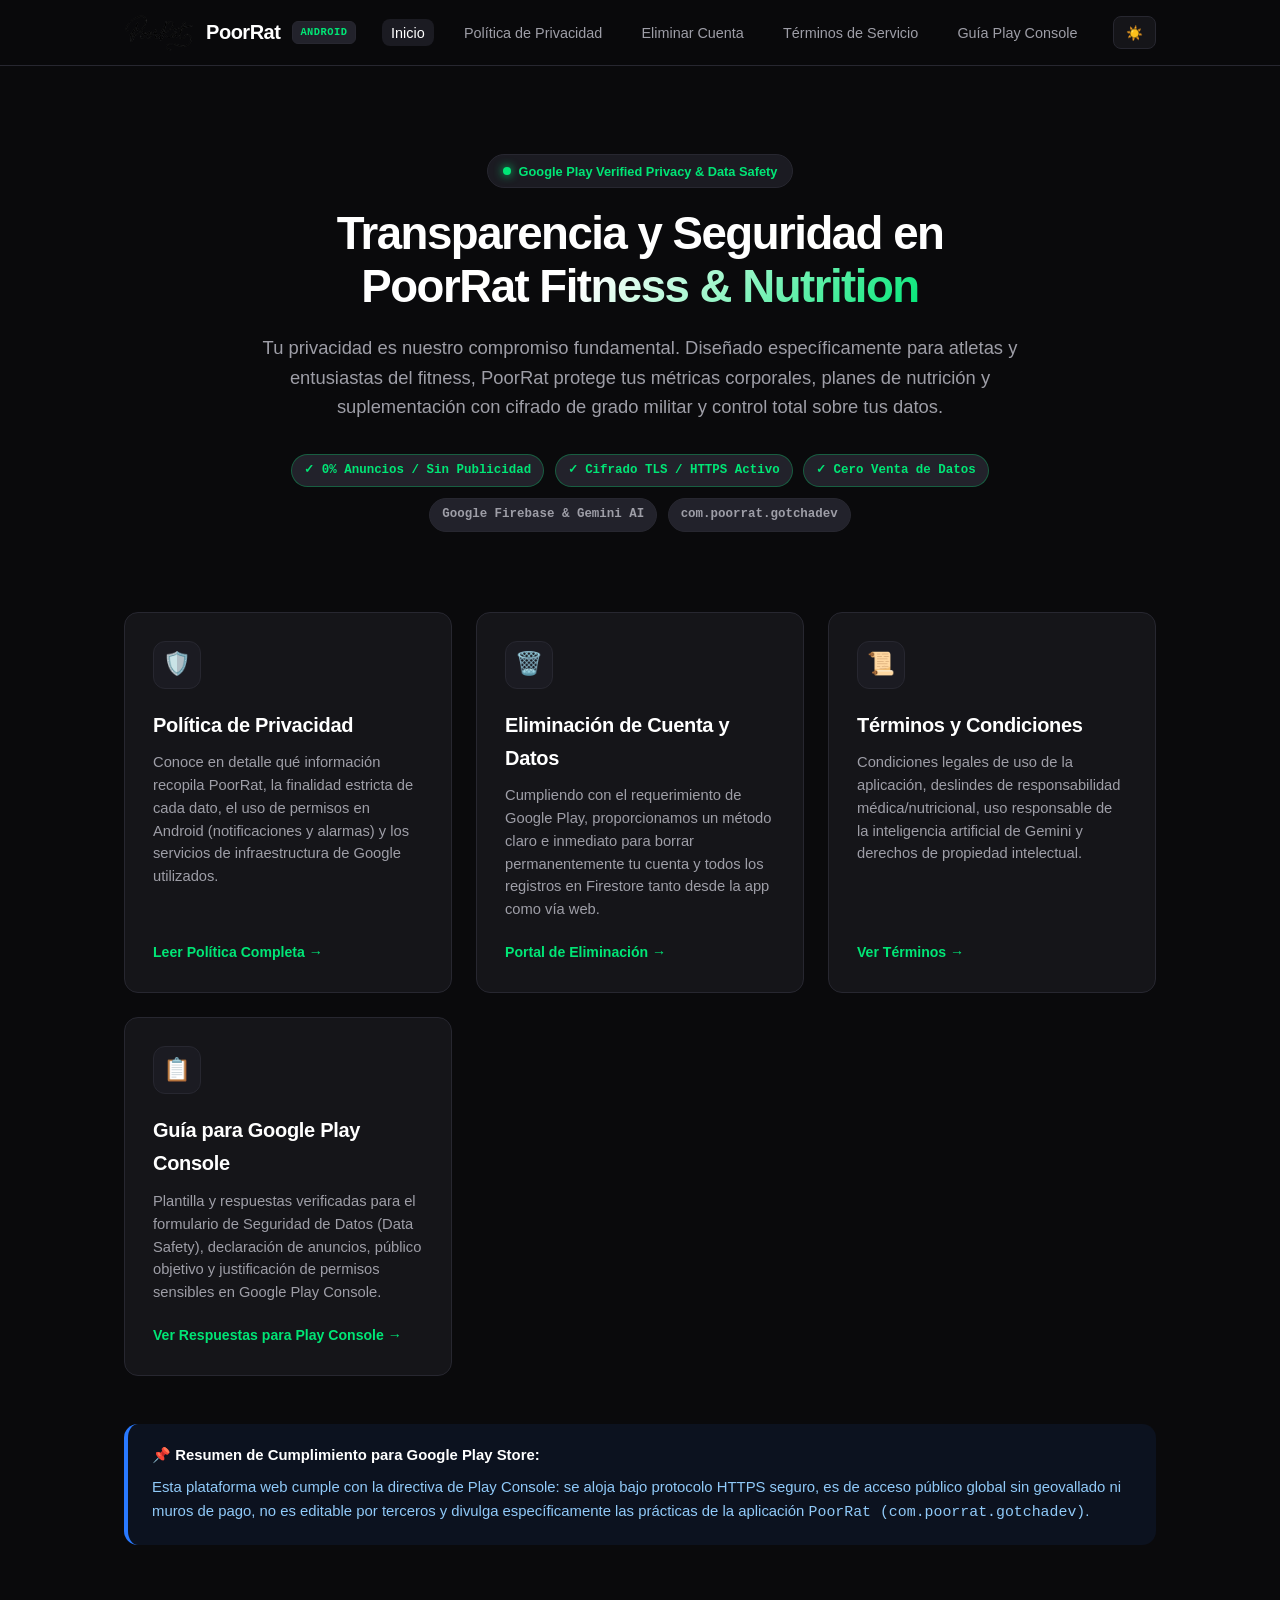
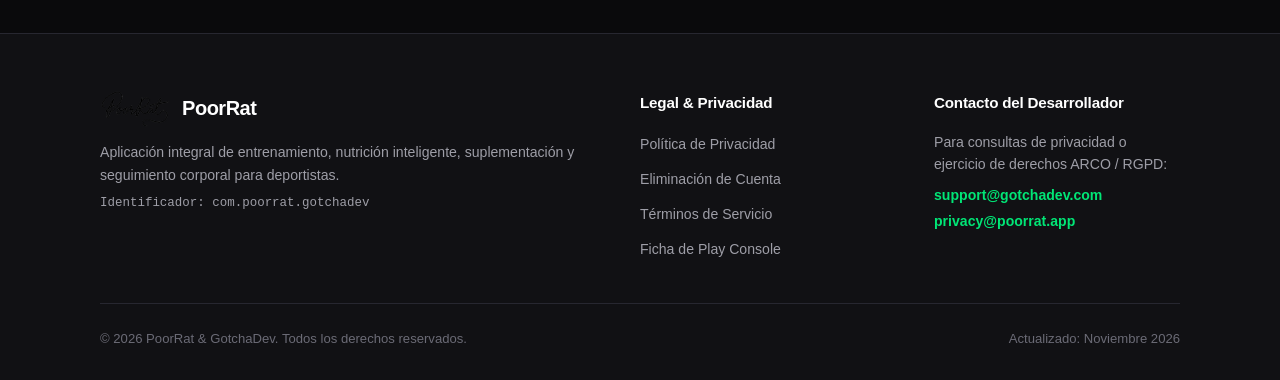
<file: public/index.html>
<!DOCTYPE html>
<html lang="es" data-theme="dark">
<head>
  <meta charset="UTF-8">
  <meta name="viewport" content="width=device-width, initial-scale=1.0">
  <title>PoorRat | Centro de Privacidad y Políticas de Seguridad</title>
  <meta name="description" content="Centro oficial de privacidad, seguridad y tratamiento de datos de la aplicación PoorRat para Android. Cumplimiento de políticas de Google Play, RGPD y CCPA.">
  <link rel="icon" type="image/png" href="assets/logo_poorrat.png">
  <link rel="stylesheet" href="styles.css">
</head>
<body>

  <!-- Header -->
  <header class="site-header">
    <div class="nav-container">
      <a href="index.html" class="brand">
        <img src="assets/logo_poorrat.png" alt="PoorRat Logo" class="logo">
        <span>PoorRat</span>
        <span class="brand-badge">Android</span>
      </a>

      <button class="mobile-menu-btn" aria-label="Abrir menú" aria-expanded="false">☰</button>

      <ul class="nav-links">
        <li><a href="index.html" class="active">Inicio</a></li>
        <li><a href="privacy.html">Política de Privacidad</a></li>
        <li><a href="delete-account.html">Eliminar Cuenta</a></li>
        <li><a href="terms.html">Términos de Servicio</a></li>
        <li><a href="data-safety-guide.html">Guía Play Console</a></li>
      </ul>

      <div class="nav-actions">
        <button id="theme-toggle-btn" class="icon-btn" aria-label="Alternar tema">
          <span class="theme-icon">☀️</span>
        </button>
      </div>
    </div>
  </header>

  <!-- Main Hero -->
  <main class="main-content">
    <section class="hero">
      <div class="hero-pill">
        <span class="dot"></span>
        <span>Google Play Verified Privacy & Data Safety</span>
      </div>

      <h1>
        Transparencia y Seguridad en <br>
        <span class="gradient-text">PoorRat Fitness & Nutrition</span>
      </h1>

      <p class="lead">
        Tu privacidad es nuestro compromiso fundamental. Diseñado específicamente para atletas y entusiastas del fitness, PoorRat protege tus métricas corporales, planes de nutrición y suplementación con cifrado de grado militar y control total sobre tus datos.
      </p>

      <div class="hero-badges">
        <span class="badge success">✓ 0% Anuncios / Sin Publicidad</span>
        <span class="badge success">✓ Cifrado TLS / HTTPS Activo</span>
        <span class="badge success">✓ Cero Venta de Datos</span>
        <span class="badge">Google Firebase & Gemini AI</span>
        <span class="badge">com.poorrat.gotchadev</span>
      </div>
    </section>

    <!-- Quick Access Cards -->
    <div class="cards-grid">
      <!-- Card 1: Privacy Policy -->
      <div class="feature-card">
        <div class="card-icon">🛡️</div>
        <h3>Política de Privacidad</h3>
        <p>
          Conoce en detalle qué información recopila PoorRat, la finalidad estricta de cada dato, el uso de permisos en Android (notificaciones y alarmas) y los servicios de infraestructura de Google utilizados.
        </p>
        <a href="privacy.html" class="card-link">Leer Política Completa &rarr;</a>
      </div>

      <!-- Card 2: Account Deletion Portal -->
      <div class="feature-card">
        <div class="card-icon">🗑️</div>
        <h3>Eliminación de Cuenta y Datos</h3>
        <p>
          Cumpliendo con el requerimiento de Google Play, proporcionamos un método claro e inmediato para borrar permanentemente tu cuenta y todos los registros en Firestore tanto desde la app como vía web.
        </p>
        <a href="delete-account.html" class="card-link">Portal de Eliminación &rarr;</a>
      </div>

      <!-- Card 3: Terms of Service -->
      <div class="feature-card">
        <div class="card-icon">📜</div>
        <h3>Términos y Condiciones</h3>
        <p>
          Condiciones legales de uso de la aplicación, deslindes de responsabilidad médica/nutricional, uso responsable de la inteligencia artificial de Gemini y derechos de propiedad intelectual.
        </p>
        <a href="terms.html" class="card-link">Ver Términos &rarr;</a>
      </div>

      <!-- Card 4: Play Store Data Safety Guide -->
      <div class="feature-card">
        <div class="card-icon">📋</div>
        <h3>Guía para Google Play Console</h3>
        <p>
          Plantilla y respuestas verificadas para el formulario de Seguridad de Datos (Data Safety), declaración de anuncios, público objetivo y justificación de permisos sensibles en Google Play Console.
        </p>
        <a href="data-safety-guide.html" class="card-link">Ver Respuestas para Play Console &rarr;</a>
      </div>
    </div>

    <!-- Summary Banner -->
    <div class="callout info" style="margin-top: 3rem;">
      <strong>📌 Resumen de Cumplimiento para Google Play Store:</strong>
      <p style="margin: 0.5rem 0 0;">
        Esta plataforma web cumple con la directiva de Play Console: se aloja bajo protocolo HTTPS seguro, es de acceso público global sin geovallado ni muros de pago, no es editable por terceros y divulga específicamente las prácticas de la aplicación <code>PoorRat (com.poorrat.gotchadev)</code>.
      </p>
    </div>
  </main>

  <!-- Footer -->
  <footer class="site-footer">
    <div class="footer-content">
      <div class="footer-col">
        <div class="brand" style="margin-bottom: 0.85rem;">
          <img src="assets/logo_poorrat.png" alt="PoorRat Logo" class="logo">
          <span>PoorRat</span>
        </div>
        <p>
          Aplicación integral de entrenamiento, nutrición inteligente, suplementación y seguimiento corporal para deportistas.
        </p>
        <p style="margin-top: 0.5rem; font-family: var(--font-mono); font-size: 0.78rem;">
          Identificador: <code>com.poorrat.gotchadev</code>
        </p>
      </div>

      <div class="footer-col">
        <h4>Legal & Privacidad</h4>
        <ul class="footer-links">
          <li><a href="privacy.html">Política de Privacidad</a></li>
          <li><a href="delete-account.html">Eliminación de Cuenta</a></li>
          <li><a href="terms.html">Términos de Servicio</a></li>
          <li><a href="data-safety-guide.html">Ficha de Play Console</a></li>
        </ul>
      </div>

      <div class="footer-col">
        <h4>Contacto del Desarrollador</h4>
        <p>
          Para consultas de privacidad o ejercicio de derechos ARCO / RGPD:
        </p>
        <p style="margin-top: 0.5rem;">
          <a href="mailto:support@gotchadev.com" style="color: var(--accent-color); text-decoration: none; font-weight: 600;">support@gotchadev.com</a>
        </p>
        <p style="margin-top: 0.25rem;">
          <a href="mailto:privacy@poorrat.app" style="color: var(--accent-color); text-decoration: none; font-weight: 600;">privacy@poorrat.app</a>
        </p>
      </div>
    </div>

    <div class="footer-bottom">
      <span>&copy; 2026 PoorRat & GotchaDev. Todos los derechos reservados.</span>
      <span>Actualizado: Noviembre 2026</span>
    </div>
  </footer>

  <script src="script.js"></script>
</body>
</html>
</file>
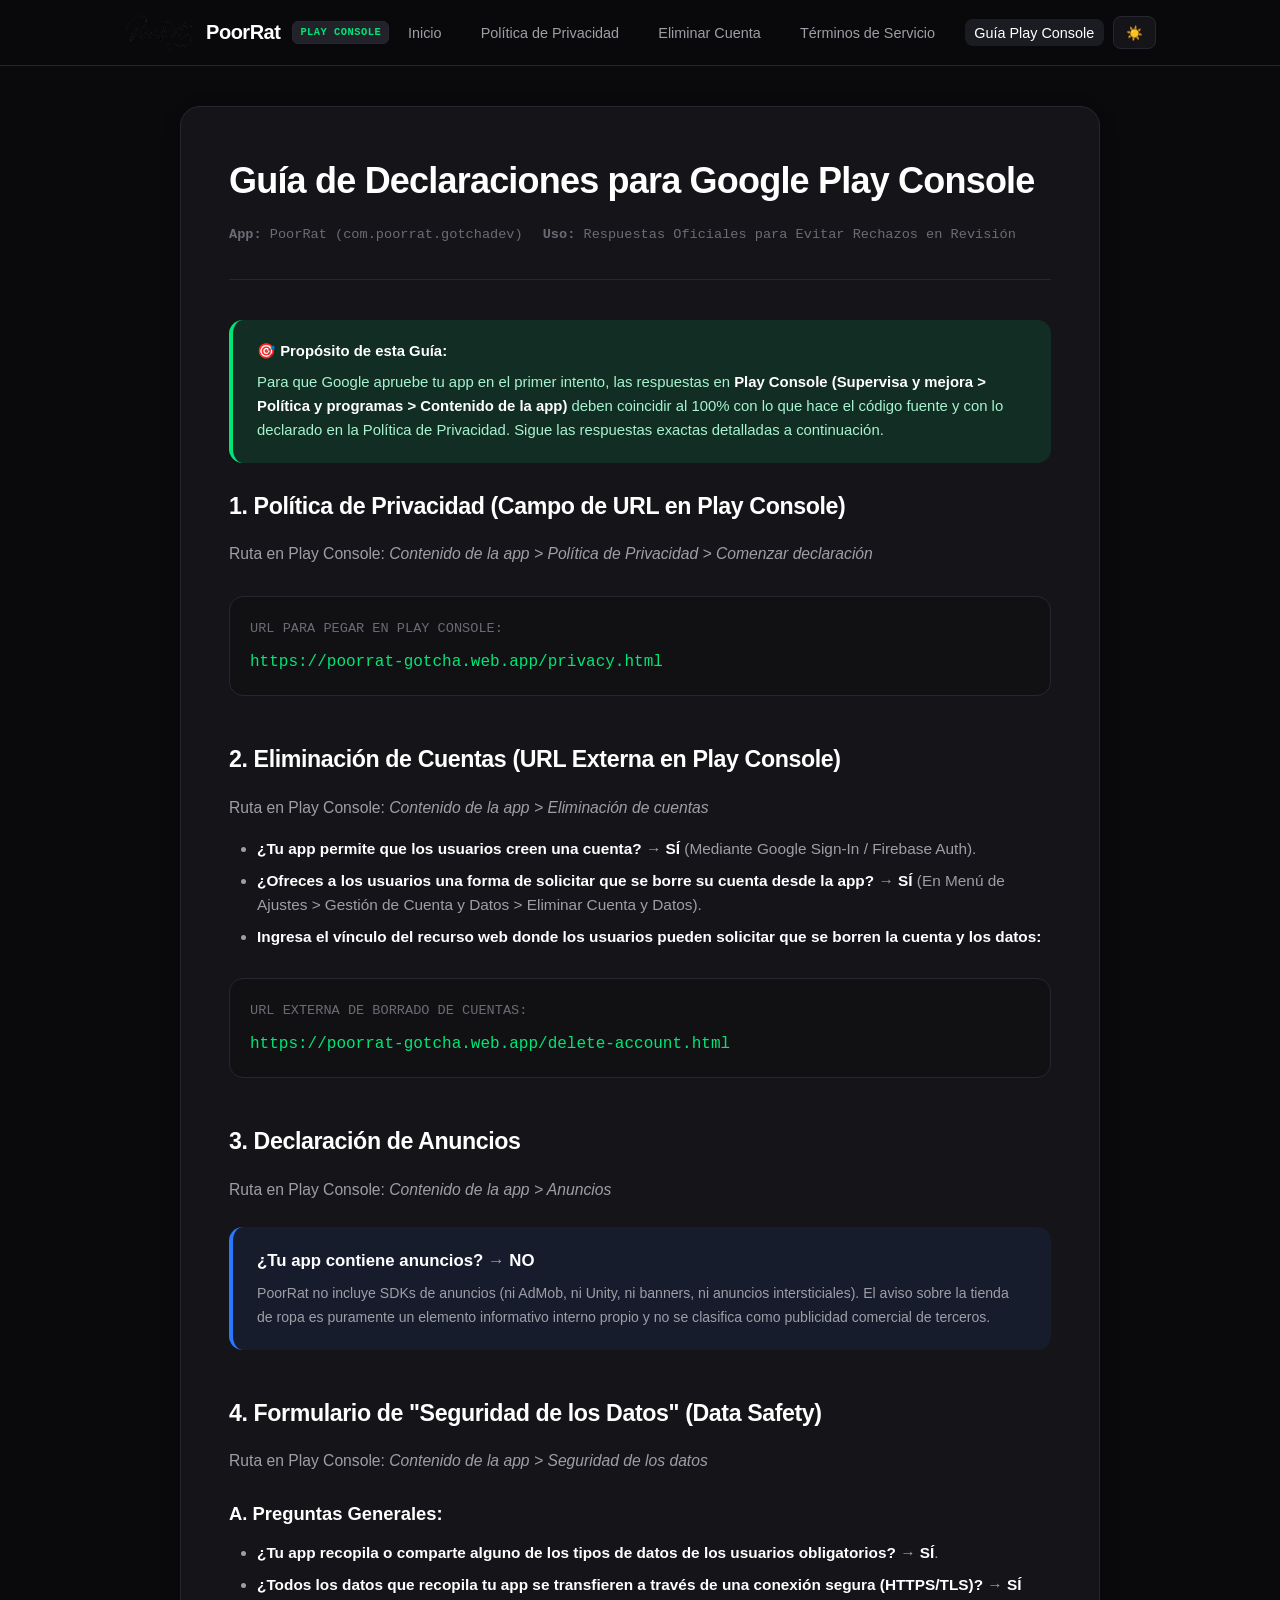
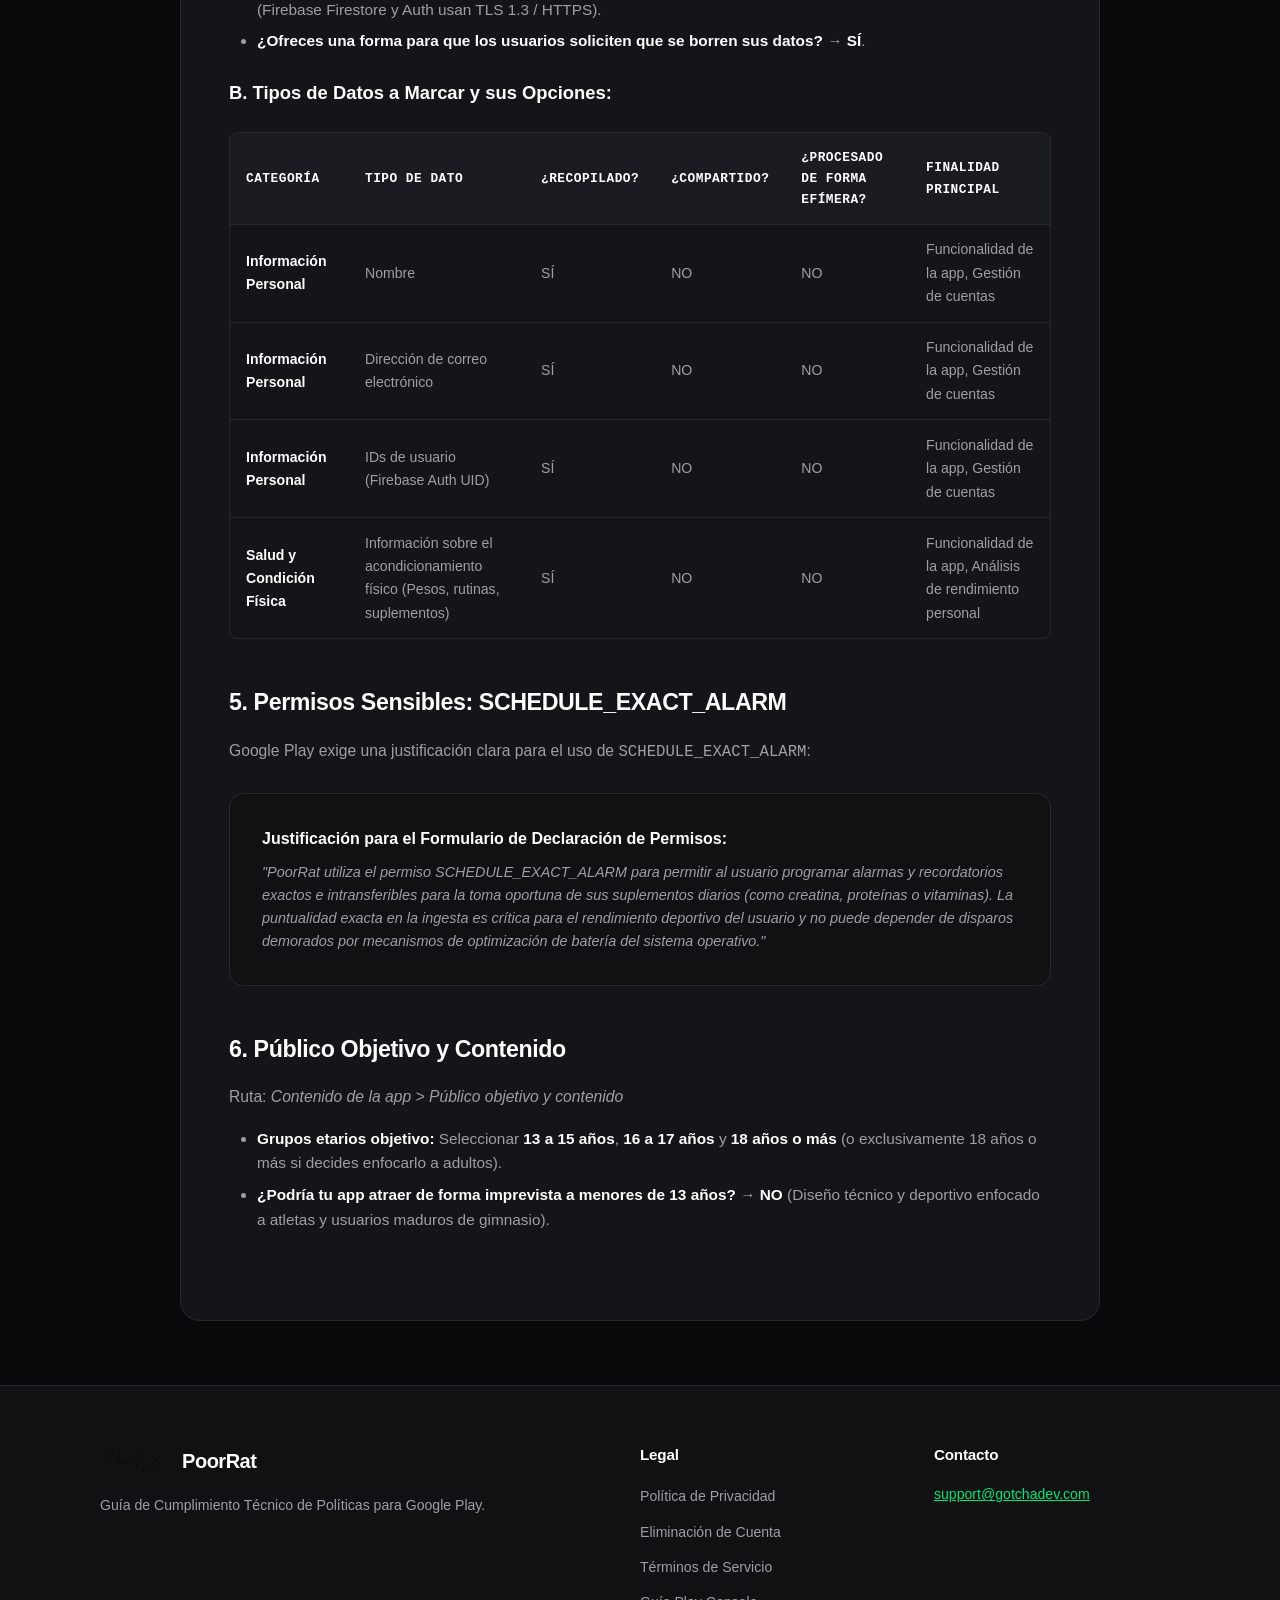
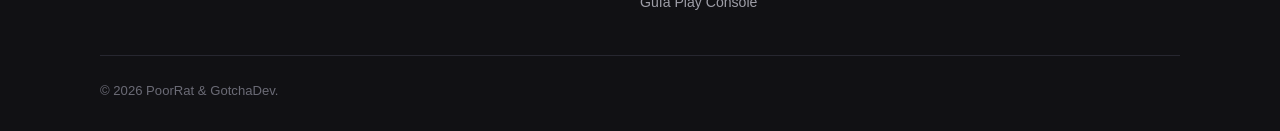
<file: public/data-safety-guide.html>
<!DOCTYPE html>
<html lang="es" data-theme="dark">
<head>
  <meta charset="UTF-8">
  <meta name="viewport" content="width=device-width, initial-scale=1.0">
  <title>Guía de Declaración para Google Play Console | PoorRat</title>
  <meta name="description" content="Respuestas exactas y directrices para completar la sección de Seguridad de los Datos, Declaración de Anuncios y Permisos en Google Play Console para PoorRat.">
  <link rel="icon" type="image/png" href="assets/logo_poorrat.png">
  <link rel="stylesheet" href="styles.css">
</head>
<body>

  <!-- Header -->
  <header class="site-header">
    <div class="nav-container">
      <a href="index.html" class="brand">
        <img src="assets/logo_poorrat.png" alt="PoorRat Logo" class="logo">
        <span>PoorRat</span>
        <span class="brand-badge">Play Console</span>
      </a>

      <button class="mobile-menu-btn" aria-label="Abrir menú" aria-expanded="false">☰</button>

      <ul class="nav-links">
        <li><a href="index.html">Inicio</a></li>
        <li><a href="privacy.html">Política de Privacidad</a></li>
        <li><a href="delete-account.html">Eliminar Cuenta</a></li>
        <li><a href="terms.html">Términos de Servicio</a></li>
        <li><a href="data-safety-guide.html" class="active">Guía Play Console</a></li>
      </ul>

      <div class="nav-actions">
        <button id="theme-toggle-btn" class="icon-btn" aria-label="Alternar tema">
          <span class="theme-icon">☀️</span>
        </button>
      </div>
    </div>
  </header>

  <!-- Main Content -->
  <main class="main-content">
    <div class="doc-content" style="max-width: 920px; margin: 0 auto;">
      <header class="doc-header">
        <h1>Guía de Declaraciones para Google Play Console</h1>
        <div class="doc-meta">
          <span><strong>App:</strong> PoorRat (com.poorrat.gotchadev)</span>
          <span><strong>Uso:</strong> Respuestas Oficiales para Evitar Rechazos en Revisión</span>
        </div>
      </header>

      <div class="callout success">
        <strong>🎯 Propósito de esta Guía:</strong>
        <p style="margin: 0.5rem 0 0;">
          Para que Google apruebe tu app en el primer intento, las respuestas en <strong>Play Console (Supervisa y mejora &gt; Política y programas &gt; Contenido de la app)</strong> deben coincidir al 100% con lo que hace el código fuente y con lo declarado en la Política de Privacidad. Sigue las respuestas exactas detalladas a continuación.
        </p>
      </div>

      <!-- Section 1: Privacy Policy URL -->
      <section class="doc-section">
        <h2>1. Política de Privacidad (Campo de URL en Play Console)</h2>
        <p>
          Ruta en Play Console: <em>Contenido de la app &gt; Política de Privacidad &gt; Comenzar declaración</em>
        </p>
        <div class="interactive-card" style="padding: 1.25rem;">
          <p style="margin-bottom: 0.5rem; font-size: 0.85rem; color: var(--text-muted); font-family: var(--font-mono);">URL PARA PEGAR EN PLAY CONSOLE:</p>
          <code style="font-size: 1rem; color: var(--accent-color); word-break: break-all;">https://poorrat-gotcha.web.app/privacy.html</code>
        </div>
      </section>

      <!-- Section 2: Account Deletion URL -->
      <section class="doc-section">
        <h2>2. Eliminación de Cuentas (URL Externa en Play Console)</h2>
        <p>
          Ruta en Play Console: <em>Contenido de la app &gt; Eliminación de cuentas</em>
        </p>
        <ul>
          <li><strong>¿Tu app permite que los usuarios creen una cuenta?</strong> &rarr; <strong>SÍ</strong> (Mediante Google Sign-In / Firebase Auth).</li>
          <li><strong>¿Ofreces a los usuarios una forma de solicitar que se borre su cuenta desde la app?</strong> &rarr; <strong>SÍ</strong> (En Menú de Ajustes &gt; Gestión de Cuenta y Datos &gt; Eliminar Cuenta y Datos).</li>
          <li><strong>Ingresa el vínculo del recurso web donde los usuarios pueden solicitar que se borren la cuenta y los datos:</strong></li>
        </ul>
        <div class="interactive-card" style="padding: 1.25rem;">
          <p style="margin-bottom: 0.5rem; font-size: 0.85rem; color: var(--text-muted); font-family: var(--font-mono);">URL EXTERNA DE BORRADO DE CUENTAS:</p>
          <code style="font-size: 1rem; color: var(--accent-color); word-break: break-all;">https://poorrat-gotcha.web.app/delete-account.html</code>
        </div>
      </section>

      <!-- Section 3: Ads -->
      <section class="doc-section">
        <h2>3. Declaración de Anuncios</h2>
        <p>
          Ruta en Play Console: <em>Contenido de la app &gt; Anuncios</em>
        </p>
        <div class="callout info">
          <p style="margin: 0; font-size: 1.05rem;">
            <strong>¿Tu app contiene anuncios?</strong> &rarr; <strong>NO</strong>
          </p>
          <p style="margin: 0.4rem 0 0; font-size: 0.88rem; color: var(--text-secondary);">
            PoorRat no incluye SDKs de anuncios (ni AdMob, ni Unity, ni banners, ni anuncios intersticiales). El aviso sobre la tienda de ropa es puramente un elemento informativo interno propio y no se clasifica como publicidad comercial de terceros.
          </p>
        </div>
      </section>

      <!-- Section 4: Data Safety Form -->
      <section class="doc-section">
        <h2>4. Formulario de "Seguridad de los Datos" (Data Safety)</h2>
        <p>
          Ruta en Play Console: <em>Contenido de la app &gt; Seguridad de los datos</em>
        </p>

        <h3>A. Preguntas Generales:</h3>
        <ul>
          <li><strong>¿Tu app recopila o comparte alguno de los tipos de datos de los usuarios obligatorios?</strong> &rarr; <strong>SÍ</strong>.</li>
          <li><strong>¿Todos los datos que recopila tu app se transfieren a través de una conexión segura (HTTPS/TLS)?</strong> &rarr; <strong>SÍ</strong> (Firebase Firestore y Auth usan TLS 1.3 / HTTPS).</li>
          <li><strong>¿Ofreces una forma para que los usuarios soliciten que se borren sus datos?</strong> &rarr; <strong>SÍ</strong>.</li>
        </ul>

        <h3>B. Tipos de Datos a Marcar y sus Opciones:</h3>
        
        <div class="data-table-wrapper">
          <table class="data-table">
            <thead>
              <tr>
                <th>Categoría</th>
                <th>Tipo de Dato</th>
                <th>¿Recopilado?</th>
                <th>¿Compartido?</th>
                <th>¿Procesado de forma efímera?</th>
                <th>Finalidad Principal</th>
              </tr>
            </thead>
            <tbody>
              <tr>
                <td><strong>Información Personal</strong></td>
                <td>Nombre</td>
                <td>SÍ</td>
                <td>NO</td>
                <td>NO</td>
                <td>Funcionalidad de la app, Gestión de cuentas</td>
              </tr>
              <tr>
                <td><strong>Información Personal</strong></td>
                <td>Dirección de correo electrónico</td>
                <td>SÍ</td>
                <td>NO</td>
                <td>NO</td>
                <td>Funcionalidad de la app, Gestión de cuentas</td>
              </tr>
              <tr>
                <td><strong>Información Personal</strong></td>
                <td>IDs de usuario (Firebase Auth UID)</td>
                <td>SÍ</td>
                <td>NO</td>
                <td>NO</td>
                <td>Funcionalidad de la app, Gestión de cuentas</td>
              </tr>
              <tr>
                <td><strong>Salud y Condición Física</strong></td>
                <td>Información sobre el acondicionamiento físico (Pesos, rutinas, suplementos)</td>
                <td>SÍ</td>
                <td>NO</td>
                <td>NO</td>
                <td>Funcionalidad de la app, Análisis de rendimiento personal</td>
              </tr>
            </tbody>
          </table>
        </div>
      </section>

      <!-- Section 5: Permissions -->
      <section class="doc-section">
        <h2>5. Permisos Sensibles: SCHEDULE_EXACT_ALARM</h2>
        <p>
          Google Play exige una justificación clara para el uso de <code>SCHEDULE_EXACT_ALARM</code>:
        </p>
        <div class="interactive-card">
          <h4 style="margin-bottom: 0.5rem;">Justificación para el Formulario de Declaración de Permisos:</h4>
          <p style="font-size: 0.9rem; color: var(--text-secondary); line-height: 1.6; margin: 0;">
            <em>"PoorRat utiliza el permiso SCHEDULE_EXACT_ALARM para permitir al usuario programar alarmas y recordatorios exactos e intransferibles para la toma oportuna de sus suplementos diarios (como creatina, proteínas o vitaminas). La puntualidad exacta en la ingesta es crítica para el rendimiento deportivo del usuario y no puede depender de disparos demorados por mecanismos de optimización de batería del sistema operativo."</em>
          </p>
        </div>
      </section>

      <!-- Section 6: Target Audience -->
      <section class="doc-section">
        <h2>6. Público Objetivo y Contenido</h2>
        <p>
          Ruta: <em>Contenido de la app &gt; Público objetivo y contenido</em>
        </p>
        <ul>
          <li><strong>Grupos etarios objetivo:</strong> Seleccionar <strong>13 a 15 años</strong>, <strong>16 a 17 años</strong> y <strong>18 años o más</strong> (o exclusivamente 18 años o más si decides enfocarlo a adultos).</li>
          <li><strong>¿Podría tu app atraer de forma imprevista a menores de 13 años?</strong> &rarr; <strong>NO</strong> (Diseño técnico y deportivo enfocado a atletas y usuarios maduros de gimnasio).</li>
        </ul>
      </section>

    </div>
  </main>

  <!-- Footer -->
  <footer class="site-footer">
    <div class="footer-content">
      <div class="footer-col">
        <div class="brand" style="margin-bottom: 0.85rem;">
          <img src="assets/logo_poorrat.png" alt="PoorRat Logo" class="logo">
          <span>PoorRat</span>
        </div>
        <p>Guía de Cumplimiento Técnico de Políticas para Google Play.</p>
      </div>

      <div class="footer-col">
        <h4>Legal</h4>
        <ul class="footer-links">
          <li><a href="privacy.html">Política de Privacidad</a></li>
          <li><a href="delete-account.html">Eliminación de Cuenta</a></li>
          <li><a href="terms.html">Términos de Servicio</a></li>
          <li><a href="data-safety-guide.html">Guía Play Console</a></li>
        </ul>
      </div>

      <div class="footer-col">
        <h4>Contacto</h4>
        <p><a href="mailto:support@gotchadev.com" style="color: var(--accent-color);">support@gotchadev.com</a></p>
      </div>
    </div>

    <div class="footer-bottom">
      <span>&copy; 2026 PoorRat & GotchaDev.</span>
    </div>
  </footer>

  <script src="script.js"></script>
</body>
</html>
</file>
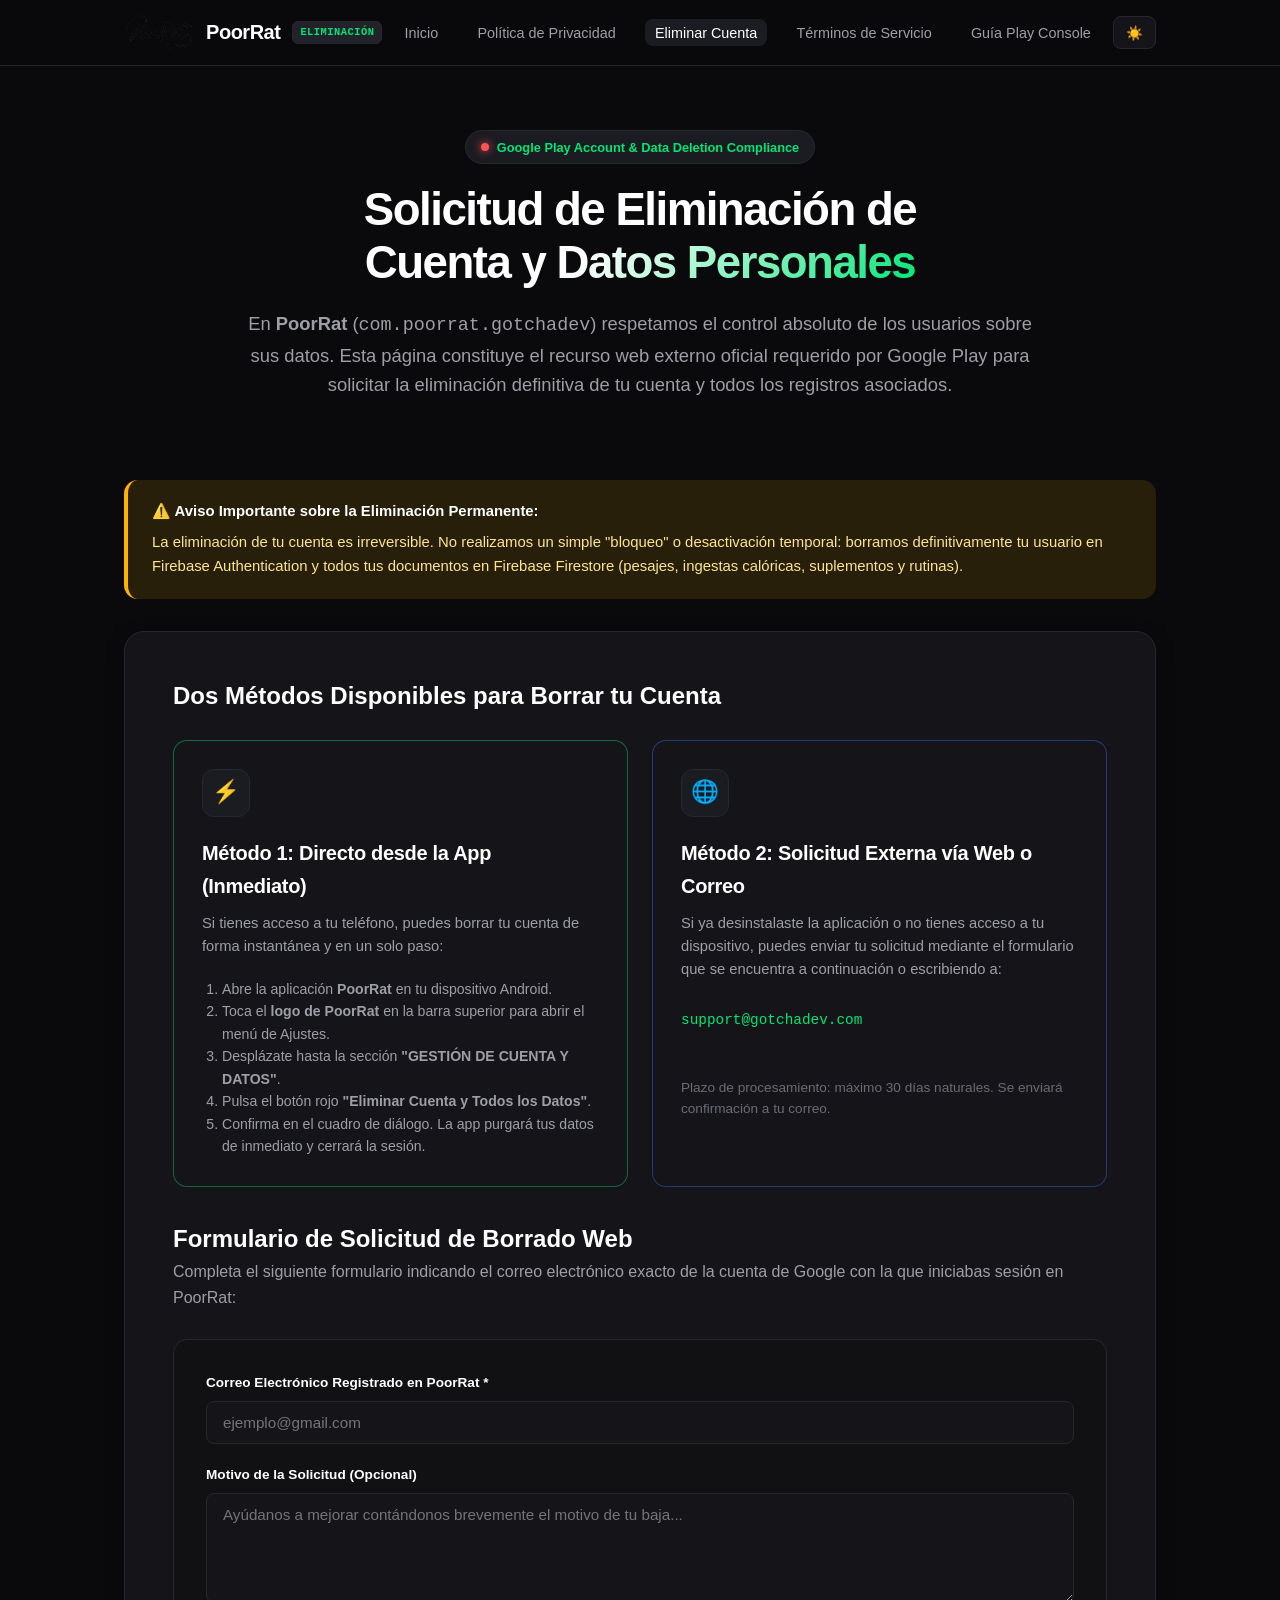
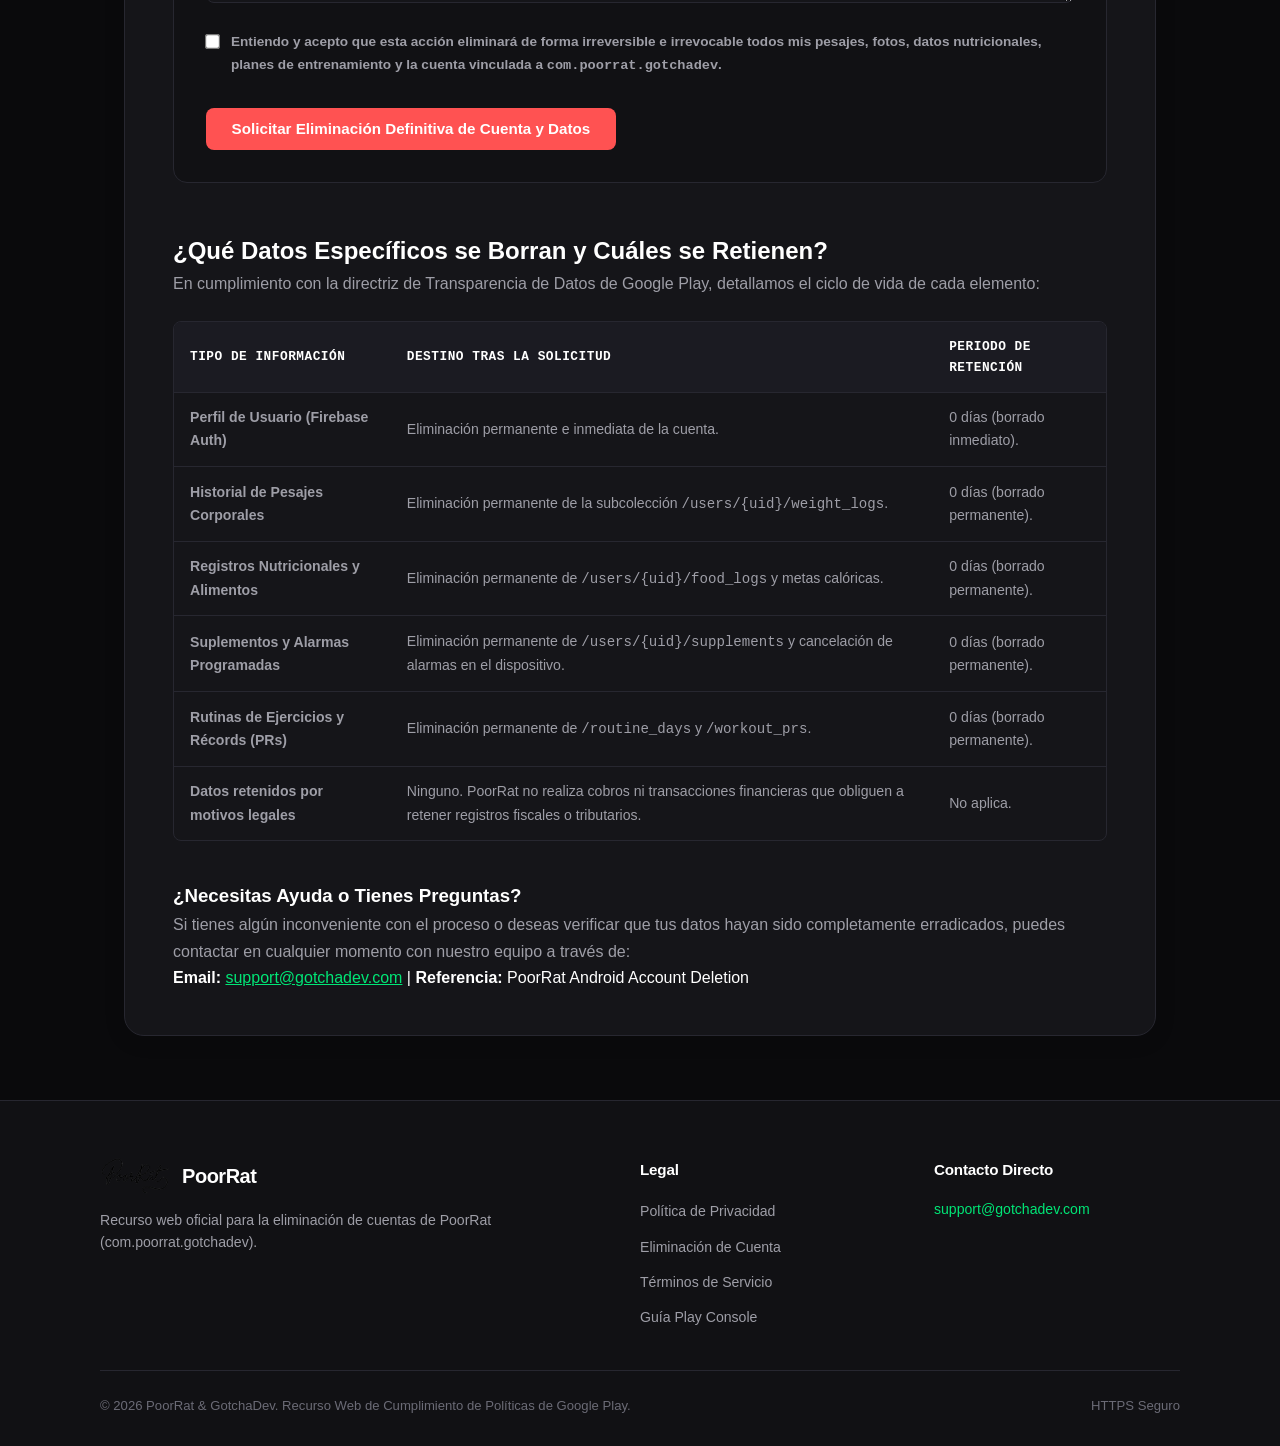
<file: public/delete-account.html>
<!DOCTYPE html>
<html lang="es" data-theme="dark">
<head>
  <meta charset="UTF-8">
  <meta name="viewport" content="width=device-width, initial-scale=1.0">
  <title>Eliminación de Cuenta y Datos | PoorRat (com.poorrat.gotchadev)</title>
  <meta name="description" content="Portal oficial para solicitar la eliminación de cuenta y supresión de datos de usuario de PoorRat en cumplimiento con las políticas de Google Play Store.">
  <link rel="icon" type="image/png" href="assets/logo_poorrat.png">
  <link rel="stylesheet" href="styles.css">
</head>
<body>

  <!-- Header -->
  <header class="site-header">
    <div class="nav-container">
      <a href="index.html" class="brand">
        <img src="assets/logo_poorrat.png" alt="PoorRat Logo" class="logo">
        <span>PoorRat</span>
        <span class="brand-badge">Eliminación</span>
      </a>

      <button class="mobile-menu-btn" aria-label="Abrir menú" aria-expanded="false">☰</button>

      <ul class="nav-links">
        <li><a href="index.html">Inicio</a></li>
        <li><a href="privacy.html">Política de Privacidad</a></li>
        <li><a href="delete-account.html" class="active">Eliminar Cuenta</a></li>
        <li><a href="terms.html">Términos de Servicio</a></li>
        <li><a href="data-safety-guide.html">Guía Play Console</a></li>
      </ul>

      <div class="nav-actions">
        <button id="theme-toggle-btn" class="icon-btn" aria-label="Alternar tema">
          <span class="theme-icon">☀️</span>
        </button>
      </div>
    </div>
  </header>

  <!-- Main Content -->
  <main class="main-content">
    <section class="hero" style="padding-top: 1.5rem; padding-bottom: 1.5rem;">
      <div class="hero-pill">
        <span class="dot" style="background: var(--danger-color); box-shadow: 0 0 10px var(--danger-color);"></span>
        <span>Google Play Account & Data Deletion Compliance</span>
      </div>

      <h1>
        Solicitud de Eliminación de <br>
        <span class="gradient-text">Cuenta y Datos Personales</span>
      </h1>

      <p class="lead">
        En <strong>PoorRat</strong> (<code>com.poorrat.gotchadev</code>) respetamos el control absoluto de los usuarios sobre sus datos. Esta página constituye el recurso web externo oficial requerido por Google Play para solicitar la eliminación definitiva de tu cuenta y todos los registros asociados.
      </p>
    </section>

    <!-- Callout explaining permanent deletion -->
    <div class="callout warning">
      <strong>⚠️ Aviso Importante sobre la Eliminación Permanente:</strong>
      <p style="margin: 0.5rem 0 0;">
        La eliminación de tu cuenta es irreversible. No realizamos un simple "bloqueo" o desactivación temporal: borramos definitivamente tu usuario en Firebase Authentication y todos tus documentos en Firebase Firestore (pesajes, ingestas calóricas, suplementos y rutinas).
      </p>
    </div>

    <!-- Methods to Delete Account -->
    <div class="doc-content" style="margin-top: 2rem;">
      <h2>Dos Métodos Disponibles para Borrar tu Cuenta</h2>

      <div class="cards-grid" style="margin: 1.5rem 0 2rem;">
        <!-- Method 1: In App -->
        <div class="feature-card" style="border-color: rgba(0, 230, 118, 0.4);">
          <div class="card-icon" style="color: var(--accent-color);">⚡</div>
          <h3>Método 1: Directo desde la App (Inmediato)</h3>
          <p>
            Si tienes acceso a tu teléfono, puedes borrar tu cuenta de forma instantánea y en un solo paso:
          </p>
          <ol style="margin-left: 1.25rem; font-size: 0.88rem; color: var(--text-secondary); line-height: 1.6;">
            <li>Abre la aplicación <strong>PoorRat</strong> en tu dispositivo Android.</li>
            <li>Toca el <strong>logo de PoorRat</strong> en la barra superior para abrir el menú de Ajustes.</li>
            <li>Desplázate hasta la sección <strong>"GESTIÓN DE CUENTA Y DATOS"</strong>.</li>
            <li>Pulsa el botón rojo <strong>"Eliminar Cuenta y Todos los Datos"</strong>.</li>
            <li>Confirma en el cuadro de diálogo. La app purgará tus datos de inmediato y cerrará la sesión.</li>
          </ol>
        </div>

        <!-- Method 2: Web / Email -->
        <div class="feature-card" style="border-color: rgba(41, 121, 255, 0.4);">
          <div class="card-icon" style="color: var(--accent-blue);">🌐</div>
          <h3>Método 2: Solicitud Externa vía Web o Correo</h3>
          <p>
            Si ya desinstalaste la aplicación o no tienes acceso a tu dispositivo, puedes enviar tu solicitud mediante el formulario que se encuentra a continuación o escribiendo a:
          </p>
          <p style="font-family: var(--font-mono); font-size: 0.9rem; margin: 0.5rem 0;">
            <a href="mailto:support@gotchadev.com" style="color: var(--accent-color); text-decoration: none;">support@gotchadev.com</a>
          </p>
          <p style="font-size: 0.85rem; color: var(--text-muted);">
            Plazo de procesamiento: máximo 30 días naturales. Se enviará confirmación a tu correo.
          </p>
        </div>
      </div>

      <!-- Web Request Form -->
      <section id="web-form-section">
        <h2>Formulario de Solicitud de Borrado Web</h2>
        <p style="color: var(--text-secondary); margin-bottom: 1.5rem;">
          Completa el siguiente formulario indicando el correo electrónico exacto de la cuenta de Google con la que iniciabas sesión en PoorRat:
        </p>

        <div class="interactive-card">
          <form id="account-deletion-form">
            <div class="form-group">
              <label for="delete-email">Correo Electrónico Registrado en PoorRat *</label>
              <input type="email" id="delete-email" class="form-control" placeholder="ejemplo@gmail.com" required>
            </div>

            <div class="form-group">
              <label for="delete-reason">Motivo de la Solicitud (Opcional)</label>
              <textarea id="delete-reason" class="form-control" placeholder="Ayúdanos a mejorar contándonos brevemente el motivo de tu baja..."></textarea>
            </div>

            <div class="form-group" style="display: flex; gap: 0.75rem; align-items: flex-start; margin-top: 1.25rem;">
              <input type="checkbox" id="delete-confirm-check" style="margin-top: 0.25rem; transform: scale(1.15); cursor: pointer;" required>
              <label for="delete-confirm-check" style="font-size: 0.85rem; color: var(--text-secondary); cursor: pointer;">
                Entiendo y acepto que esta acción eliminará de forma irreversible e irrevocable todos mis pesajes, fotos, datos nutricionales, planes de entrenamiento y la cuenta vinculada a <code>com.poorrat.gotchadev</code>.
              </label>
            </div>

            <div style="margin-top: 1.5rem;">
              <button type="submit" class="btn-danger">
                Solicitar Eliminación Definitiva de Cuenta y Datos
              </button>
            </div>
          </form>

          <!-- Feedback Box -->
          <div id="delete-feedback" style="display: none; margin-top: 1.5rem;"></div>
        </div>
      </section>

      <!-- Data Details Table -->
      <section style="margin-top: 3rem;">
        <h2>¿Qué Datos Específicos se Borran y Cuáles se Retienen?</h2>
        <p style="color: var(--text-secondary); margin-bottom: 1rem;">
          En cumplimiento con la directriz de Transparencia de Datos de Google Play, detallamos el ciclo de vida de cada elemento:
        </p>

        <div class="data-table-wrapper">
          <table class="data-table">
            <thead>
              <tr>
                <th>Tipo de Información</th>
                <th>Destino tras la Solicitud</th>
                <th>Periodo de Retención</th>
              </tr>
            </thead>
            <tbody>
              <tr>
                <td><strong>Perfil de Usuario (Firebase Auth)</strong></td>
                <td>Eliminación permanente e inmediata de la cuenta.</td>
                <td>0 días (borrado inmediato).</td>
              </tr>
              <tr>
                <td><strong>Historial de Pesajes Corporales</strong></td>
                <td>Eliminación permanente de la subcolección <code>/users/{uid}/weight_logs</code>.</td>
                <td>0 días (borrado permanente).</td>
              </tr>
              <tr>
                <td><strong>Registros Nutricionales y Alimentos</strong></td>
                <td>Eliminación permanente de <code>/users/{uid}/food_logs</code> y metas calóricas.</td>
                <td>0 días (borrado permanente).</td>
              </tr>
              <tr>
                <td><strong>Suplementos y Alarmas Programadas</strong></td>
                <td>Eliminación permanente de <code>/users/{uid}/supplements</code> y cancelación de alarmas en el dispositivo.</td>
                <td>0 días (borrado permanente).</td>
              </tr>
              <tr>
                <td><strong>Rutinas de Ejercicios y Récords (PRs)</strong></td>
                <td>Eliminación permanente de <code>/routine_days</code> y <code>/workout_prs</code>.</td>
                <td>0 días (borrado permanente).</td>
              </tr>
              <tr>
                <td><strong>Datos retenidos por motivos legales</strong></td>
                <td>Ninguno. PoorRat no realiza cobros ni transacciones financieras que obliguen a retener registros fiscales o tributarios.</td>
                <td>No aplica.</td>
              </tr>
            </tbody>
          </table>
        </div>
      </section>

      <!-- Support section -->
      <section style="margin-top: 2.5rem;">
        <h3>¿Necesitas Ayuda o Tienes Preguntas?</h3>
        <p style="color: var(--text-secondary);">
          Si tienes algún inconveniente con el proceso o deseas verificar que tus datos hayan sido completamente erradicados, puedes contactar en cualquier momento con nuestro equipo a través de:
        </p>
        <p>
          <strong>Email:</strong> <a href="mailto:support@gotchadev.com" style="color: var(--accent-color);">support@gotchadev.com</a> | 
          <strong>Referencia:</strong> PoorRat Android Account Deletion
        </p>
      </section>
    </div>
  </main>

  <!-- Footer -->
  <footer class="site-footer">
    <div class="footer-content">
      <div class="footer-col">
        <div class="brand" style="margin-bottom: 0.85rem;">
          <img src="assets/logo_poorrat.png" alt="PoorRat Logo" class="logo">
          <span>PoorRat</span>
        </div>
        <p>
          Recurso web oficial para la eliminación de cuentas de PoorRat (com.poorrat.gotchadev).
        </p>
      </div>

      <div class="footer-col">
        <h4>Legal</h4>
        <ul class="footer-links">
          <li><a href="privacy.html">Política de Privacidad</a></li>
          <li><a href="delete-account.html">Eliminación de Cuenta</a></li>
          <li><a href="terms.html">Términos de Servicio</a></li>
          <li><a href="data-safety-guide.html">Guía Play Console</a></li>
        </ul>
      </div>

      <div class="footer-col">
        <h4>Contacto Directo</h4>
        <p><a href="mailto:support@gotchadev.com" style="color: var(--accent-color); text-decoration: none;">support@gotchadev.com</a></p>
      </div>
    </div>

    <div class="footer-bottom">
      <span>&copy; 2026 PoorRat & GotchaDev. Recurso Web de Cumplimiento de Políticas de Google Play.</span>
      <span>HTTPS Seguro</span>
    </div>
  </footer>

  <script src="script.js"></script>
</body>
</html>
</file>
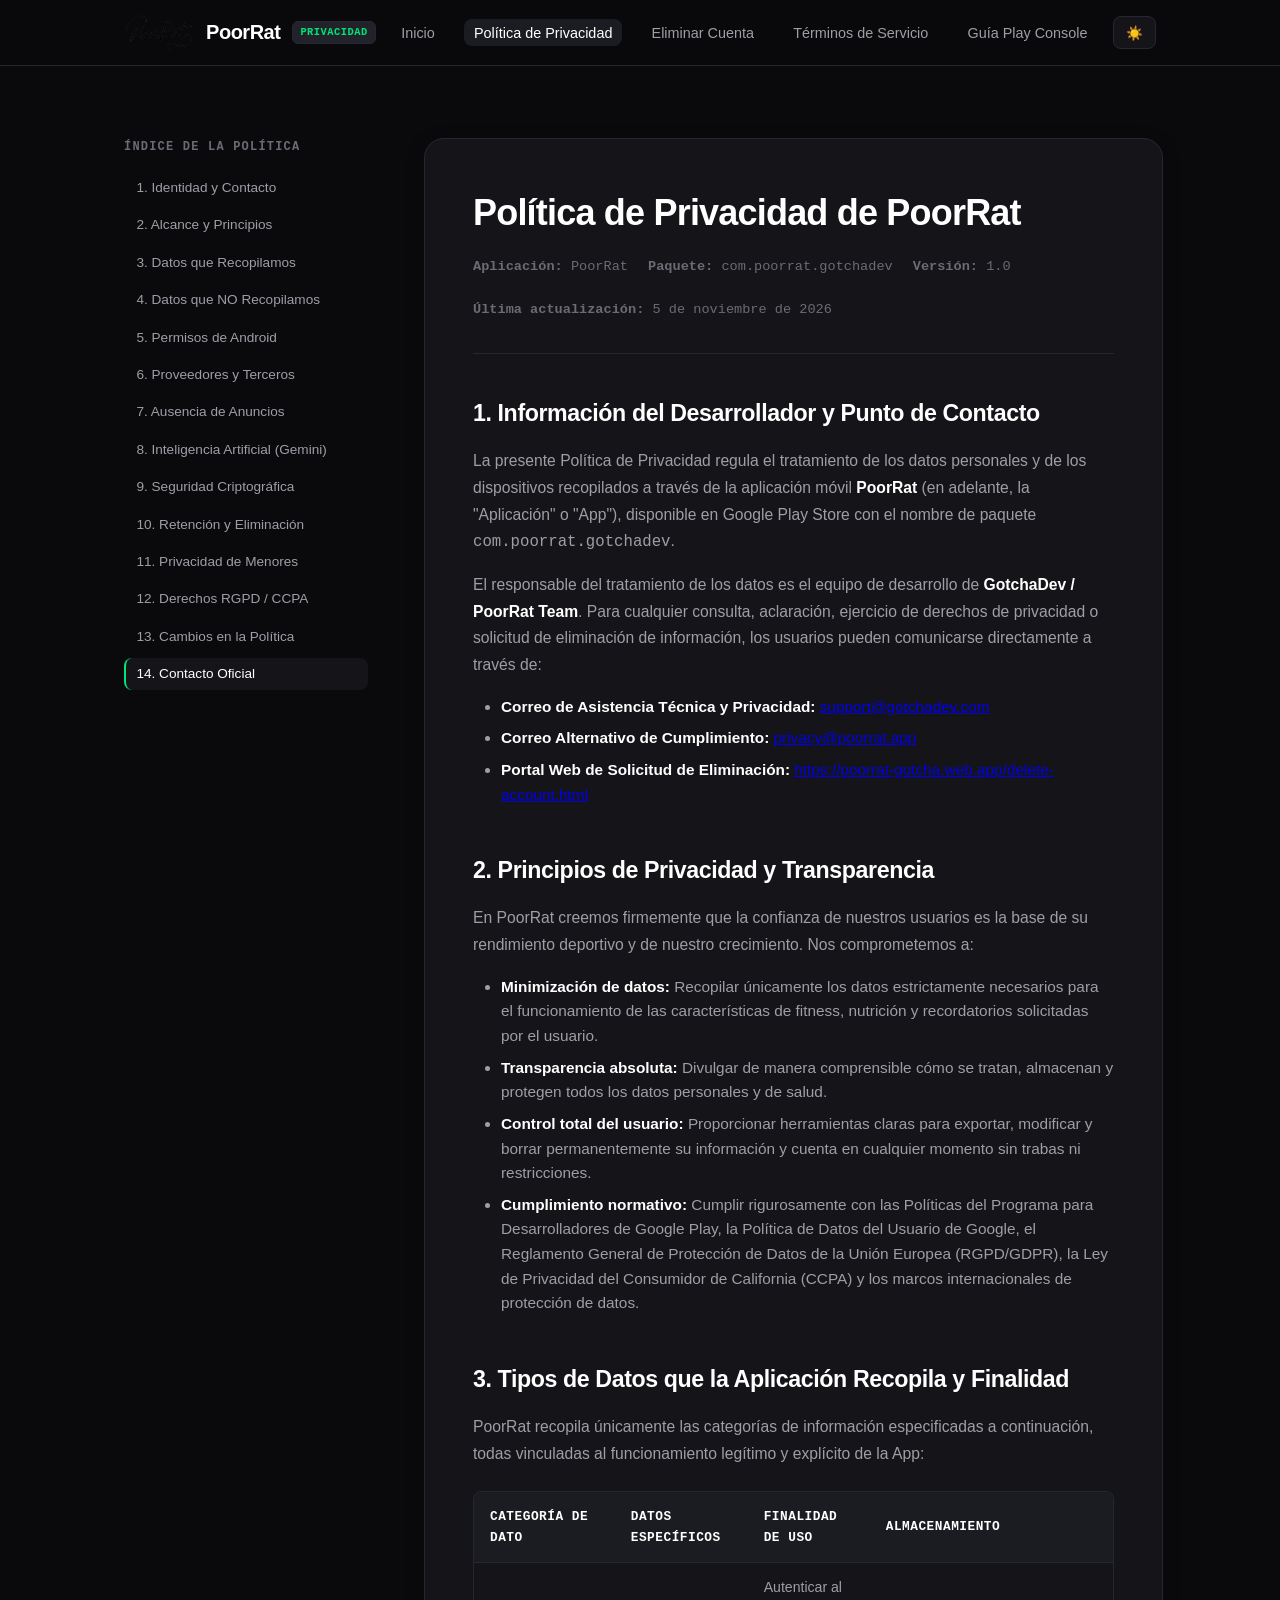
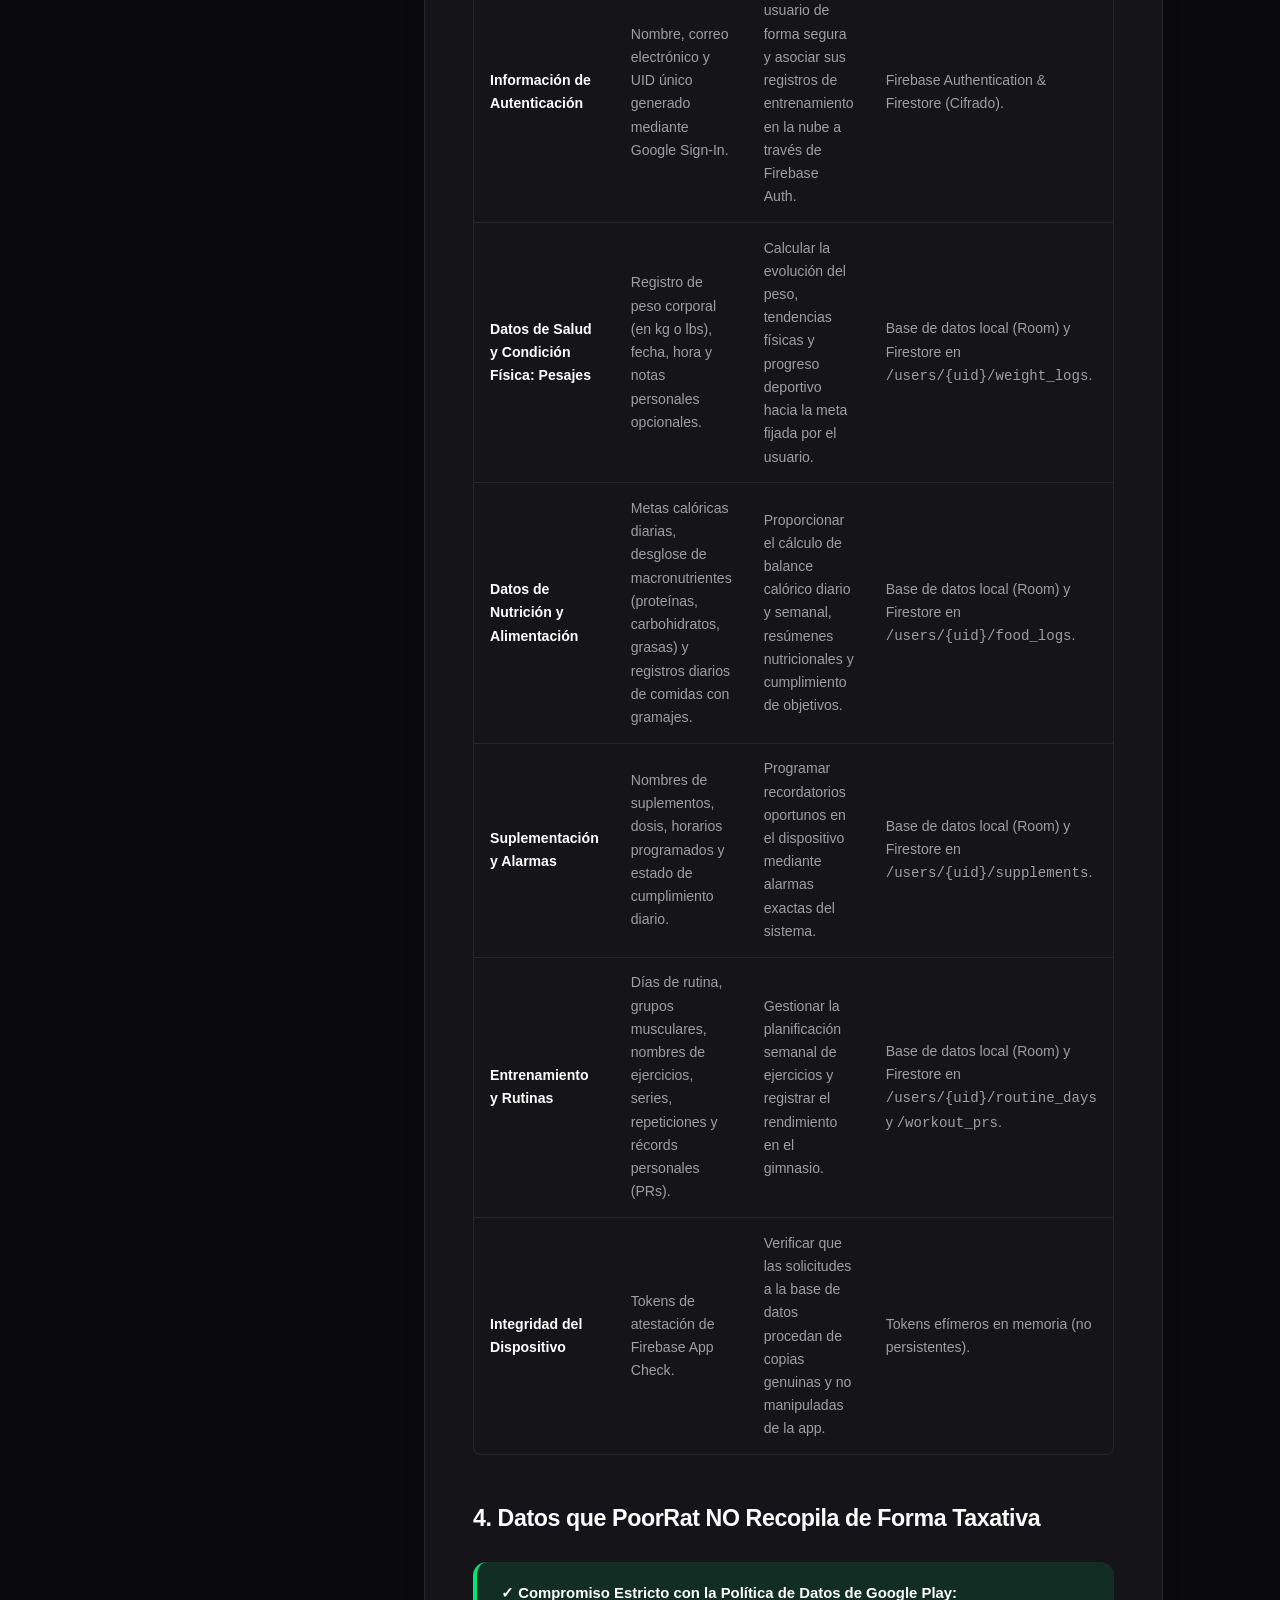
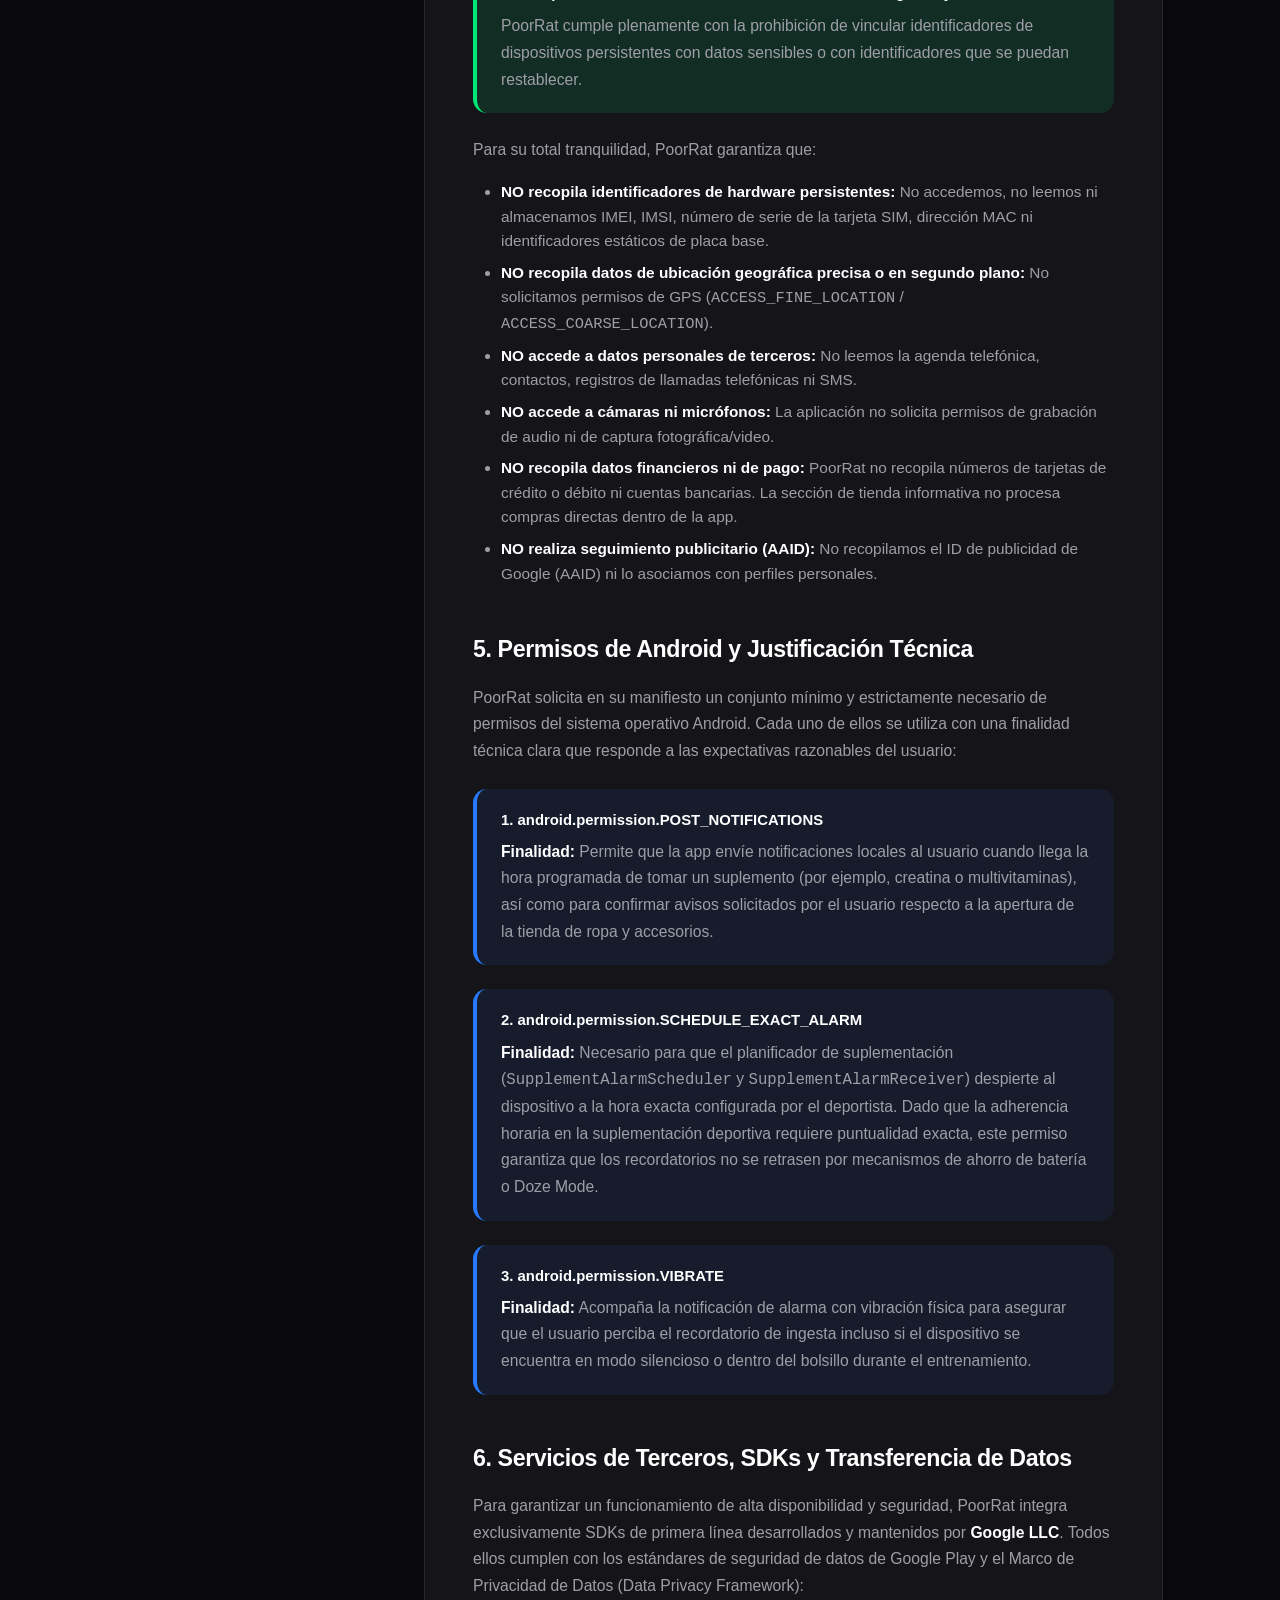
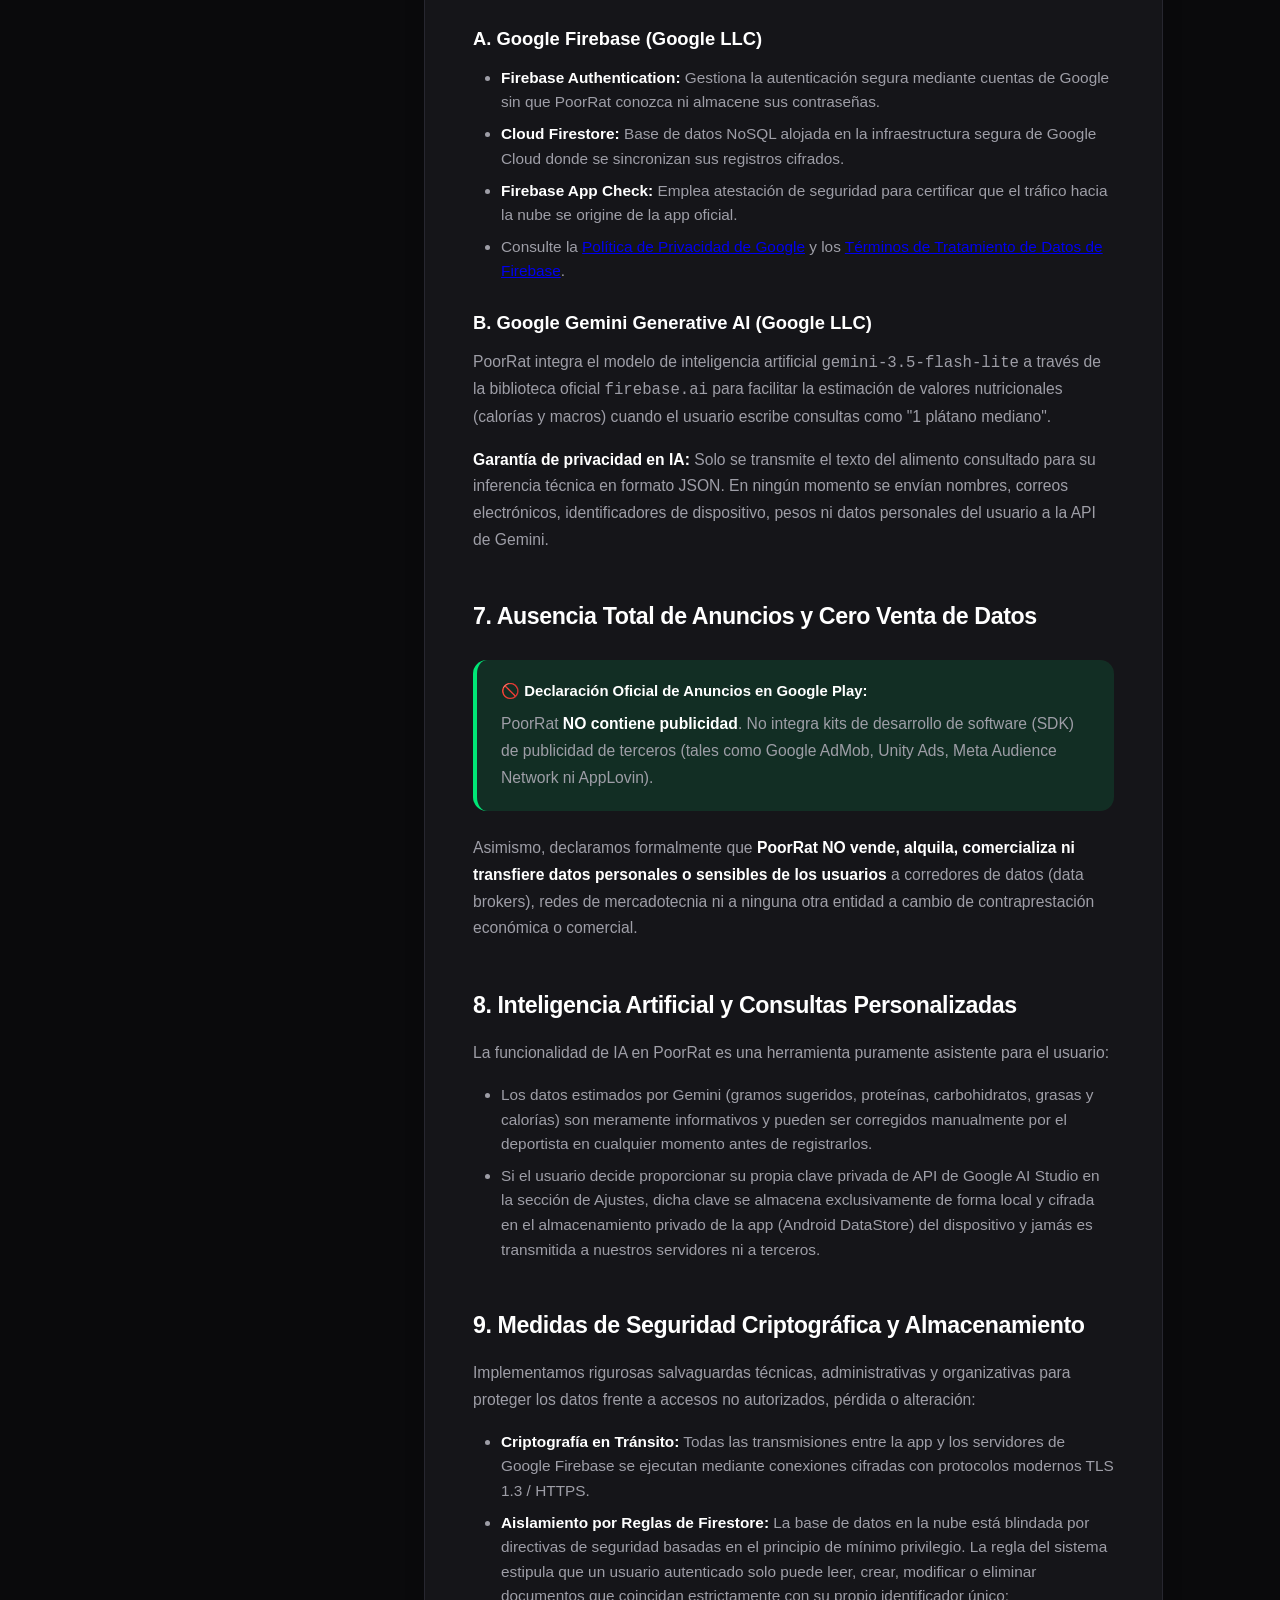
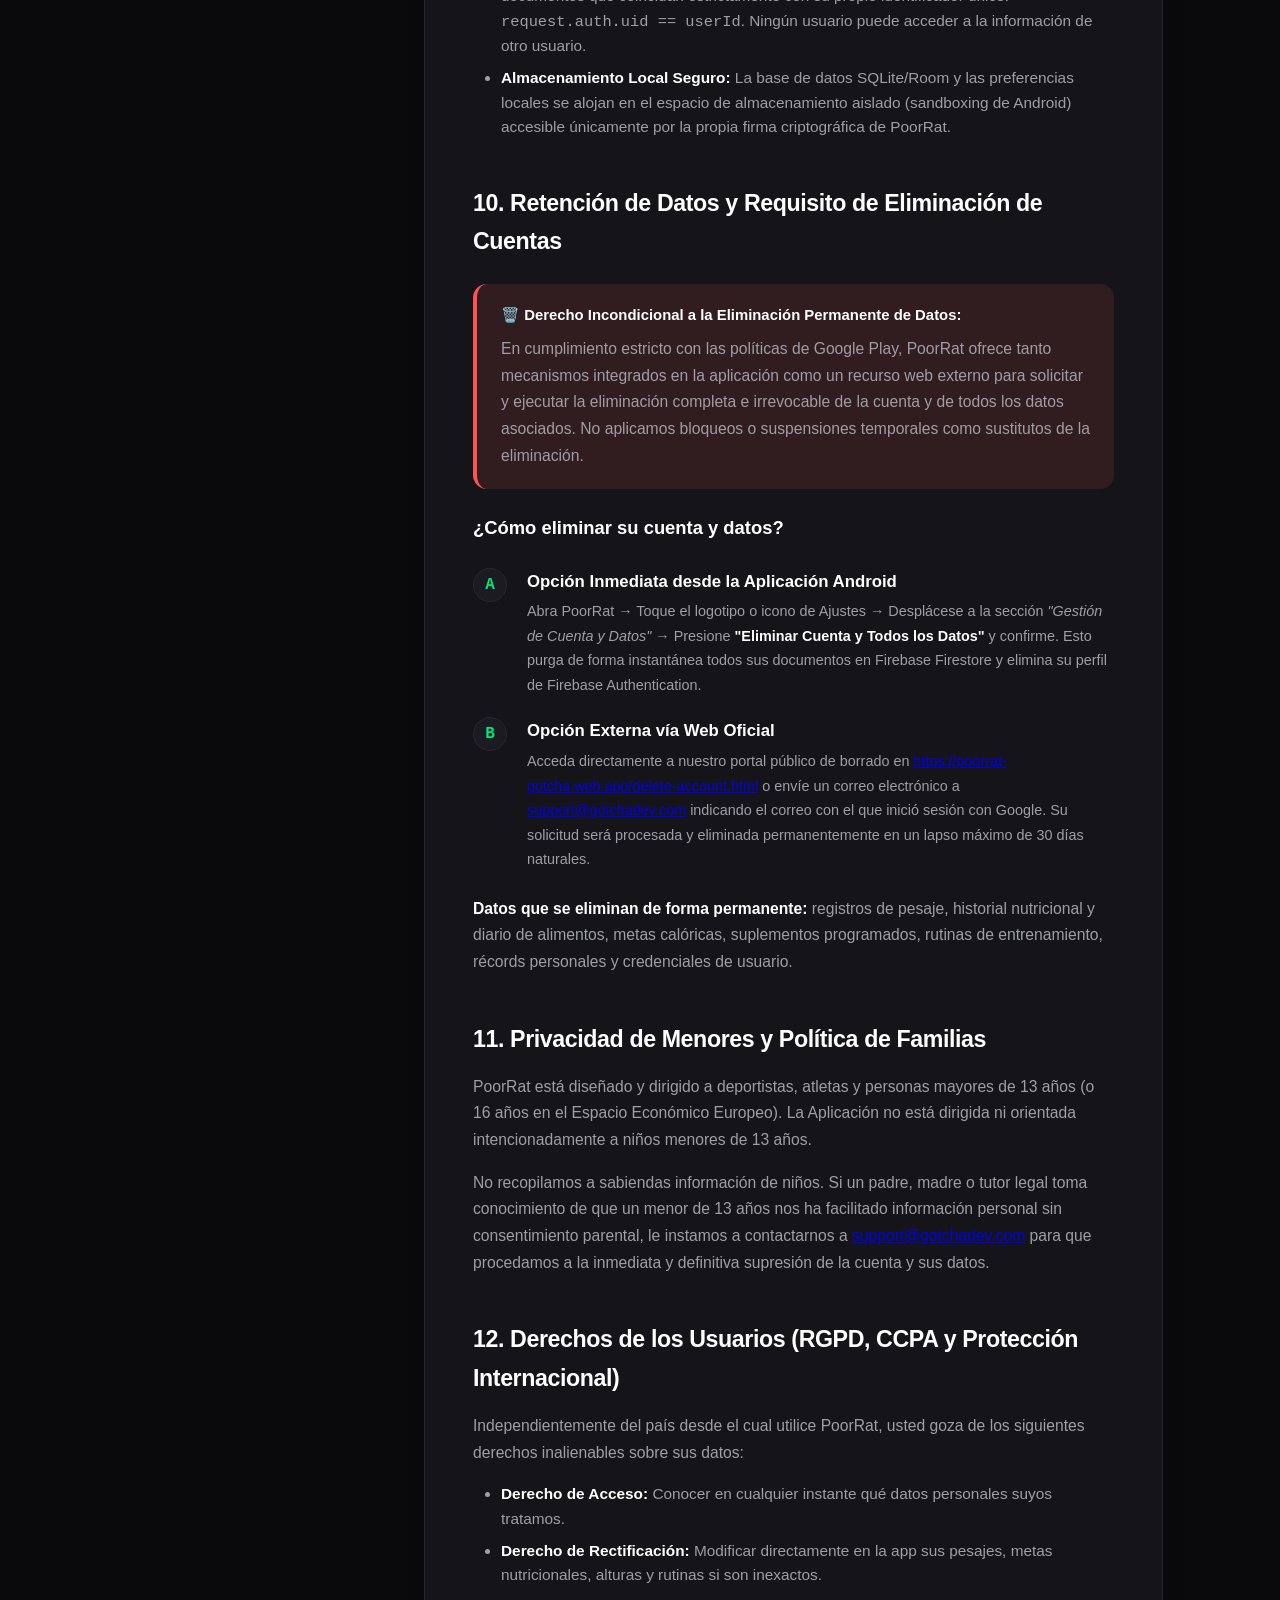
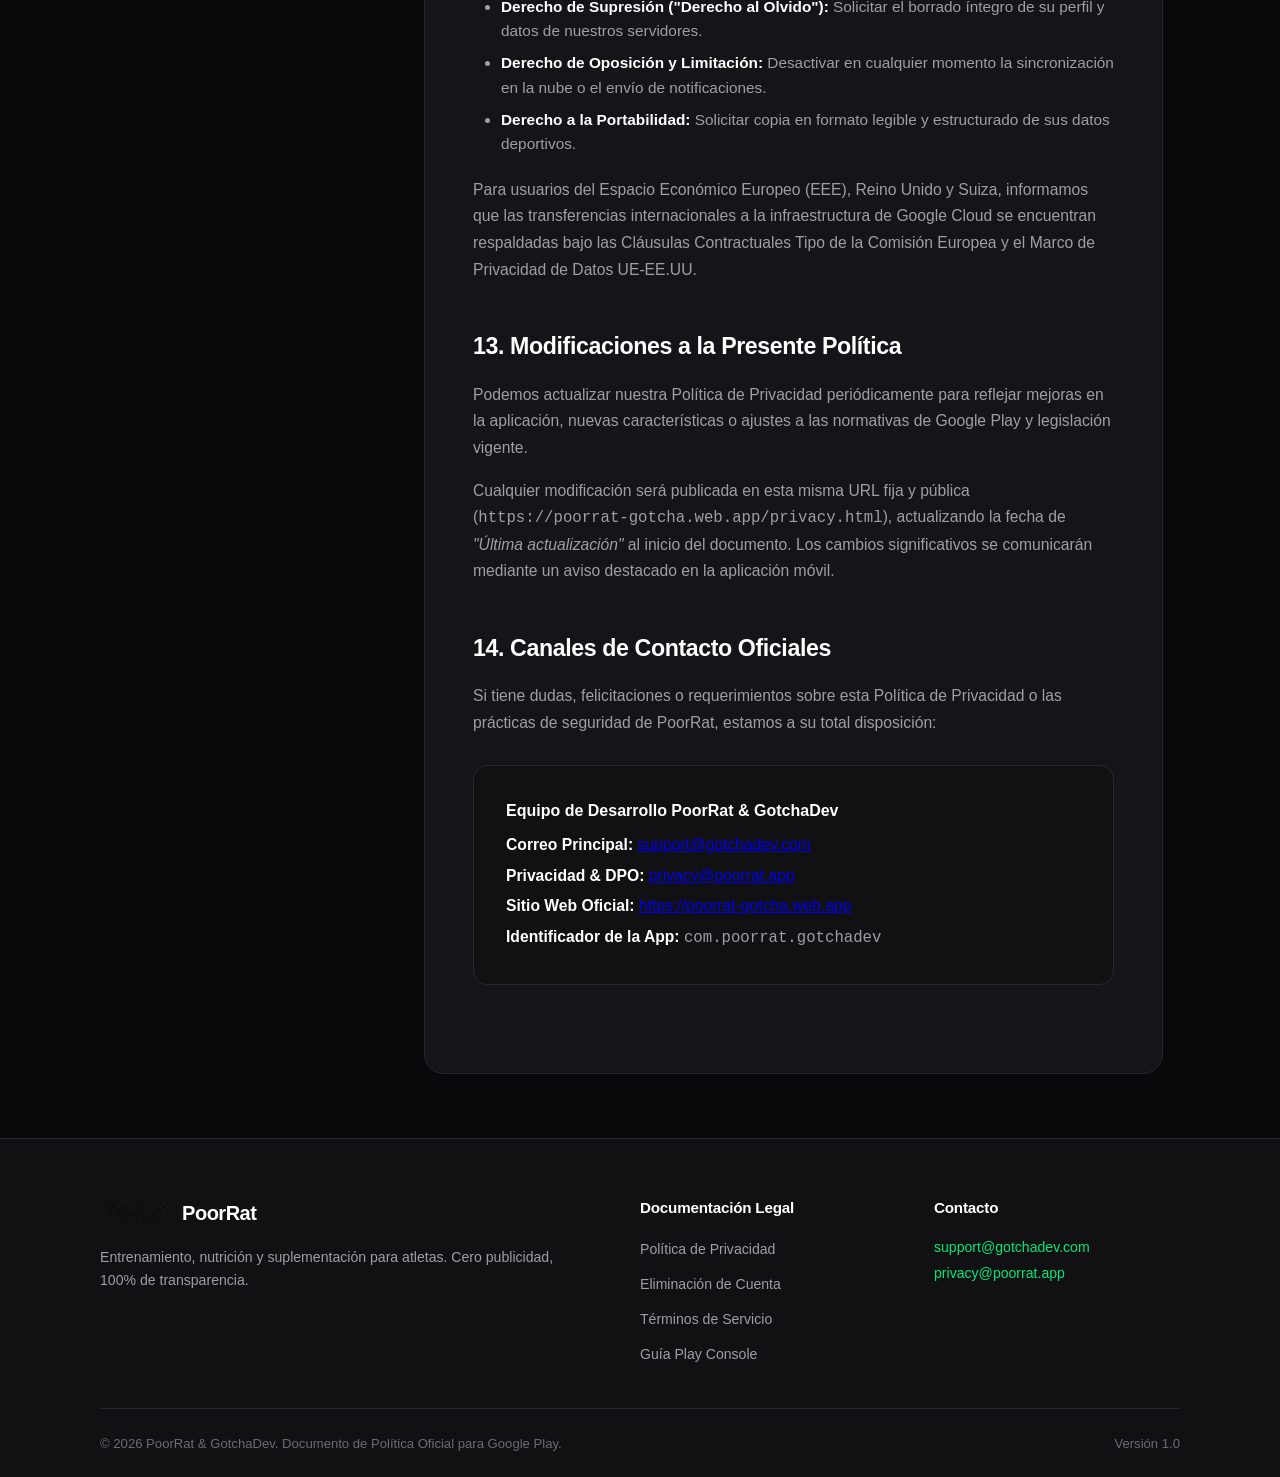
<file: public/privacy.html>
<!DOCTYPE html>
<html lang="es" data-theme="dark">
<head>
  <meta charset="UTF-8">
  <meta name="viewport" content="width=device-width, initial-scale=1.0">
  <title>Política de Privacidad | PoorRat (com.poorrat.gotchadev)</title>
  <meta name="description" content="Política de privacidad oficial y transparente de PoorRat para Android. Divulgación exhaustiva de datos, permisos, seguridad, IA y retención para Google Play Store.">
  <link rel="icon" type="image/png" href="assets/logo_poorrat.png">
  <link rel="stylesheet" href="styles.css">
</head>
<body>

  <!-- Header -->
  <header class="site-header">
    <div class="nav-container">
      <a href="index.html" class="brand">
        <img src="assets/logo_poorrat.png" alt="PoorRat Logo" class="logo">
        <span>PoorRat</span>
        <span class="brand-badge">Privacidad</span>
      </a>

      <button class="mobile-menu-btn" aria-label="Abrir menú" aria-expanded="false">☰</button>

      <ul class="nav-links">
        <li><a href="index.html">Inicio</a></li>
        <li><a href="privacy.html" class="active">Política de Privacidad</a></li>
        <li><a href="delete-account.html">Eliminar Cuenta</a></li>
        <li><a href="terms.html">Términos de Servicio</a></li>
        <li><a href="data-safety-guide.html">Guía Play Console</a></li>
      </ul>

      <div class="nav-actions">
        <button id="theme-toggle-btn" class="icon-btn" aria-label="Alternar tema">
          <span class="theme-icon">☀️</span>
        </button>
      </div>
    </div>
  </header>

  <!-- Main Content Layout -->
  <main class="main-content">
    <div class="doc-wrapper">
      
      <!-- Table of Contents Sidebar -->
      <aside class="doc-sidebar">
        <div class="toc-title">Índice de la Política</div>
        <ul class="toc-list">
          <li><a href="#sec-1">1. Identidad y Contacto</a></li>
          <li><a href="#sec-2">2. Alcance y Principios</a></li>
          <li><a href="#sec-3">3. Datos que Recopilamos</a></li>
          <li><a href="#sec-4">4. Datos que NO Recopilamos</a></li>
          <li><a href="#sec-5">5. Permisos de Android</a></li>
          <li><a href="#sec-6">6. Proveedores y Terceros</a></li>
          <li><a href="#sec-7">7. Ausencia de Anuncios</a></li>
          <li><a href="#sec-8">8. Inteligencia Artificial (Gemini)</a></li>
          <li><a href="#sec-9">9. Seguridad Criptográfica</a></li>
          <li><a href="#sec-10">10. Retención y Eliminación</a></li>
          <li><a href="#sec-11">11. Privacidad de Menores</a></li>
          <li><a href="#sec-12">12. Derechos RGPD / CCPA</a></li>
          <li><a href="#sec-13">13. Cambios en la Política</a></li>
          <li><a href="#sec-14">14. Contacto Oficial</a></li>
        </ul>
      </aside>

      <!-- Document Content -->
      <article class="doc-content">
        <header class="doc-header">
          <h1>Política de Privacidad de PoorRat</h1>
          <div class="doc-meta">
            <span><strong>Aplicación:</strong> PoorRat</span>
            <span><strong>Paquete:</strong> com.poorrat.gotchadev</span>
            <span><strong>Versión:</strong> 1.0</span>
            <span><strong>Última actualización:</strong> 5 de noviembre de 2026</span>
          </div>
        </header>

        <!-- SEC 1 -->
        <section id="sec-1" class="doc-section">
          <h2>1. Información del Desarrollador y Punto de Contacto</h2>
          <p>
            La presente Política de Privacidad regula el tratamiento de los datos personales y de los dispositivos recopilados a través de la aplicación móvil <strong>PoorRat</strong> (en adelante, la "Aplicación" o "App"), disponible en Google Play Store con el nombre de paquete <code>com.poorrat.gotchadev</code>.
          </p>
          <p>
            El responsable del tratamiento de los datos es el equipo de desarrollo de <strong>GotchaDev / PoorRat Team</strong>. Para cualquier consulta, aclaración, ejercicio de derechos de privacidad o solicitud de eliminación de información, los usuarios pueden comunicarse directamente a través de:
          </p>
          <ul>
            <li><strong>Correo de Asistencia Técnica y Privacidad:</strong> <a href="mailto:support@gotchadev.com">support@gotchadev.com</a></li>
            <li><strong>Correo Alternativo de Cumplimiento:</strong> <a href="mailto:privacy@poorrat.app">privacy@poorrat.app</a></li>
            <li><strong>Portal Web de Solicitud de Eliminación:</strong> <a href="delete-account.html">https://poorrat-gotcha.web.app/delete-account.html</a></li>
          </ul>
        </section>

        <!-- SEC 2 -->
        <section id="sec-2" class="doc-section">
          <h2>2. Principios de Privacidad y Transparencia</h2>
          <p>
            En PoorRat creemos firmemente que la confianza de nuestros usuarios es la base de su rendimiento deportivo y de nuestro crecimiento. Nos comprometemos a:
          </p>
          <ul>
            <li><strong>Minimización de datos:</strong> Recopilar únicamente los datos estrictamente necesarios para el funcionamiento de las características de fitness, nutrición y recordatorios solicitadas por el usuario.</li>
            <li><strong>Transparencia absoluta:</strong> Divulgar de manera comprensible cómo se tratan, almacenan y protegen todos los datos personales y de salud.</li>
            <li><strong>Control total del usuario:</strong> Proporcionar herramientas claras para exportar, modificar y borrar permanentemente su información y cuenta en cualquier momento sin trabas ni restricciones.</li>
            <li><strong>Cumplimiento normativo:</strong> Cumplir rigurosamente con las Políticas del Programa para Desarrolladores de Google Play, la Política de Datos del Usuario de Google, el Reglamento General de Protección de Datos de la Unión Europea (RGPD/GDPR), la Ley de Privacidad del Consumidor de California (CCPA) y los marcos internacionales de protección de datos.</li>
          </ul>
        </section>

        <!-- SEC 3 -->
        <section id="sec-3" class="doc-section">
          <h2>3. Tipos de Datos que la Aplicación Recopila y Finalidad</h2>
          <p>
            PoorRat recopila únicamente las categorías de información especificadas a continuación, todas vinculadas al funcionamiento legítimo y explícito de la App:
          </p>

          <div class="data-table-wrapper">
            <table class="data-table">
              <thead>
                <tr>
                  <th>Categoría de Dato</th>
                  <th>Datos Específicos</th>
                  <th>Finalidad de Uso</th>
                  <th>Almacenamiento</th>
                </tr>
              </thead>
              <tbody>
                <tr>
                  <td><strong>Información de Autenticación</strong></td>
                  <td>Nombre, correo electrónico y UID único generado mediante Google Sign-In.</td>
                  <td>Autenticar al usuario de forma segura y asociar sus registros de entrenamiento en la nube a través de Firebase Auth.</td>
                  <td>Firebase Authentication & Firestore (Cifrado).</td>
                </tr>
                <tr>
                  <td><strong>Datos de Salud y Condición Física: Pesajes</strong></td>
                  <td>Registro de peso corporal (en kg o lbs), fecha, hora y notas personales opcionales.</td>
                  <td>Calcular la evolución del peso, tendencias físicas y progreso deportivo hacia la meta fijada por el usuario.</td>
                  <td>Base de datos local (Room) y Firestore en <code>/users/{uid}/weight_logs</code>.</td>
                </tr>
                <tr>
                  <td><strong>Datos de Nutrición y Alimentación</strong></td>
                  <td>Metas calóricas diarias, desglose de macronutrientes (proteínas, carbohidratos, grasas) y registros diarios de comidas con gramajes.</td>
                  <td>Proporcionar el cálculo de balance calórico diario y semanal, resúmenes nutricionales y cumplimiento de objetivos.</td>
                  <td>Base de datos local (Room) y Firestore en <code>/users/{uid}/food_logs</code>.</td>
                </tr>
                <tr>
                  <td><strong>Suplementación y Alarmas</strong></td>
                  <td>Nombres de suplementos, dosis, horarios programados y estado de cumplimiento diario.</td>
                  <td>Programar recordatorios oportunos en el dispositivo mediante alarmas exactas del sistema.</td>
                  <td>Base de datos local (Room) y Firestore en <code>/users/{uid}/supplements</code>.</td>
                </tr>
                <tr>
                  <td><strong>Entrenamiento y Rutinas</strong></td>
                  <td>Días de rutina, grupos musculares, nombres de ejercicios, series, repeticiones y récords personales (PRs).</td>
                  <td>Gestionar la planificación semanal de ejercicios y registrar el rendimiento en el gimnasio.</td>
                  <td>Base de datos local (Room) y Firestore en <code>/users/{uid}/routine_days</code> y <code>/workout_prs</code>.</td>
                </tr>
                <tr>
                  <td><strong>Integridad del Dispositivo</strong></td>
                  <td>Tokens de atestación de Firebase App Check.</td>
                  <td>Verificar que las solicitudes a la base de datos procedan de copias genuinas y no manipuladas de la app.</td>
                  <td>Tokens efímeros en memoria (no persistentes).</td>
                </tr>
              </tbody>
            </table>
          </div>
        </section>

        <!-- SEC 4 -->
        <section id="sec-4" class="doc-section">
          <h2>4. Datos que PoorRat NO Recopila de Forma Taxativa</h2>
          <div class="callout success">
            <strong>✓ Compromiso Estricto con la Política de Datos de Google Play:</strong>
            <p style="margin: 0.5rem 0 0;">
              PoorRat cumple plenamente con la prohibición de vincular identificadores de dispositivos persistentes con datos sensibles o con identificadores que se puedan restablecer.
            </p>
          </div>
          <p>Para su total tranquilidad, PoorRat garantiza que:</p>
          <ul>
            <li><strong>NO recopila identificadores de hardware persistentes:</strong> No accedemos, no leemos ni almacenamos IMEI, IMSI, número de serie de la tarjeta SIM, dirección MAC ni identificadores estáticos de placa base.</li>
            <li><strong>NO recopila datos de ubicación geográfica precisa o en segundo plano:</strong> No solicitamos permisos de GPS (<code>ACCESS_FINE_LOCATION</code> / <code>ACCESS_COARSE_LOCATION</code>).</li>
            <li><strong>NO accede a datos personales de terceros:</strong> No leemos la agenda telefónica, contactos, registros de llamadas telefónicas ni SMS.</li>
            <li><strong>NO accede a cámaras ni micrófonos:</strong> La aplicación no solicita permisos de grabación de audio ni de captura fotográfica/video.</li>
            <li><strong>NO recopila datos financieros ni de pago:</strong> PoorRat no recopila números de tarjetas de crédito o débito ni cuentas bancarias. La sección de tienda informativa no procesa compras directas dentro de la app.</li>
            <li><strong>NO realiza seguimiento publicitario (AAID):</strong> No recopilamos el ID de publicidad de Google (AAID) ni lo asociamos con perfiles personales.</li>
          </ul>
        </section>

        <!-- SEC 5 -->
        <section id="sec-5" class="doc-section">
          <h2>5. Permisos de Android y Justificación Técnica</h2>
          <p>
            PoorRat solicita en su manifiesto un conjunto mínimo y estrictamente necesario de permisos del sistema operativo Android. Cada uno de ellos se utiliza con una finalidad técnica clara que responde a las expectativas razonables del usuario:
          </p>

          <div class="callout info">
            <strong>1. android.permission.POST_NOTIFICATIONS</strong>
            <p style="margin: 0.4rem 0 0;">
              <strong>Finalidad:</strong> Permite que la app envíe notificaciones locales al usuario cuando llega la hora programada de tomar un suplemento (por ejemplo, creatina o multivitaminas), así como para confirmar avisos solicitados por el usuario respecto a la apertura de la tienda de ropa y accesorios.
            </p>
          </div>

          <div class="callout info">
            <strong>2. android.permission.SCHEDULE_EXACT_ALARM</strong>
            <p style="margin: 0.4rem 0 0;">
              <strong>Finalidad:</strong> Necesario para que el planificador de suplementación (<code>SupplementAlarmScheduler</code> y <code>SupplementAlarmReceiver</code>) despierte al dispositivo a la hora exacta configurada por el deportista. Dado que la adherencia horaria en la suplementación deportiva requiere puntualidad exacta, este permiso garantiza que los recordatorios no se retrasen por mecanismos de ahorro de batería o Doze Mode.
            </p>
          </div>

          <div class="callout info">
            <strong>3. android.permission.VIBRATE</strong>
            <p style="margin: 0.4rem 0 0;">
              <strong>Finalidad:</strong> Acompaña la notificación de alarma con vibración física para asegurar que el usuario perciba el recordatorio de ingesta incluso si el dispositivo se encuentra en modo silencioso o dentro del bolsillo durante el entrenamiento.
            </p>
          </div>
        </section>

        <!-- SEC 6 -->
        <section id="sec-6" class="doc-section">
          <h2>6. Servicios de Terceros, SDKs y Transferencia de Datos</h2>
          <p>
            Para garantizar un funcionamiento de alta disponibilidad y seguridad, PoorRat integra exclusivamente SDKs de primera línea desarrollados y mantenidos por <strong>Google LLC</strong>. Todos ellos cumplen con los estándares de seguridad de datos de Google Play y el Marco de Privacidad de Datos (Data Privacy Framework):
          </p>

          <h3>A. Google Firebase (Google LLC)</h3>
          <ul>
            <li><strong>Firebase Authentication:</strong> Gestiona la autenticación segura mediante cuentas de Google sin que PoorRat conozca ni almacene sus contraseñas.</li>
            <li><strong>Cloud Firestore:</strong> Base de datos NoSQL alojada en la infraestructura segura de Google Cloud donde se sincronizan sus registros cifrados.</li>
            <li><strong>Firebase App Check:</strong> Emplea atestación de seguridad para certificar que el tráfico hacia la nube se origine de la app oficial.</li>
            <li>Consulte la <a href="https://policies.google.com/privacy" target="_blank" rel="noopener">Política de Privacidad de Google</a> y los <a href="https://firebase.google.com/terms/data-processing-terms" target="_blank" rel="noopener">Términos de Tratamiento de Datos de Firebase</a>.</li>
          </ul>

          <h3>B. Google Gemini Generative AI (Google LLC)</h3>
          <p>
            PoorRat integra el modelo de inteligencia artificial <code>gemini-3.5-flash-lite</code> a través de la biblioteca oficial <code>firebase.ai</code> para facilitar la estimación de valores nutricionales (calorías y macros) cuando el usuario escribe consultas como "1 plátano mediano".
          </p>
          <p>
            <strong>Garantía de privacidad en IA:</strong> Solo se transmite el texto del alimento consultado para su inferencia técnica en formato JSON. En ningún momento se envían nombres, correos electrónicos, identificadores de dispositivo, pesos ni datos personales del usuario a la API de Gemini.
          </p>
        </section>

        <!-- SEC 7 -->
        <section id="sec-7" class="doc-section">
          <h2>7. Ausencia Total de Anuncios y Cero Venta de Datos</h2>
          <div class="callout success">
            <strong>🚫 Declaración Oficial de Anuncios en Google Play:</strong>
            <p style="margin: 0.5rem 0 0;">
              PoorRat <strong>NO contiene publicidad</strong>. No integra kits de desarrollo de software (SDK) de publicidad de terceros (tales como Google AdMob, Unity Ads, Meta Audience Network ni AppLovin).
            </p>
          </div>
          <p>
            Asimismo, declaramos formalmente que <strong>PoorRat NO vende, alquila, comercializa ni transfiere datos personales o sensibles de los usuarios</strong> a corredores de datos (data brokers), redes de mercadotecnia ni a ninguna otra entidad a cambio de contraprestación económica o comercial.
          </p>
        </section>

        <!-- SEC 8 -->
        <section id="sec-8" class="doc-section">
          <h2>8. Inteligencia Artificial y Consultas Personalizadas</h2>
          <p>
            La funcionalidad de IA en PoorRat es una herramienta puramente asistente para el usuario:
          </p>
          <ul>
            <li>Los datos estimados por Gemini (gramos sugeridos, proteínas, carbohidratos, grasas y calorías) son meramente informativos y pueden ser corregidos manualmente por el deportista en cualquier momento antes de registrarlos.</li>
            <li>Si el usuario decide proporcionar su propia clave privada de API de Google AI Studio en la sección de Ajustes, dicha clave se almacena exclusivamente de forma local y cifrada en el almacenamiento privado de la app (Android DataStore) del dispositivo y jamás es transmitida a nuestros servidores ni a terceros.</li>
          </ul>
        </section>

        <!-- SEC 9 -->
        <section id="sec-9" class="doc-section">
          <h2>9. Medidas de Seguridad Criptográfica y Almacenamiento</h2>
          <p>
            Implementamos rigurosas salvaguardas técnicas, administrativas y organizativas para proteger los datos frente a accesos no autorizados, pérdida o alteración:
          </p>
          <ul>
            <li><strong>Criptografía en Tránsito:</strong> Todas las transmisiones entre la app y los servidores de Google Firebase se ejecutan mediante conexiones cifradas con protocolos modernos TLS 1.3 / HTTPS.</li>
            <li><strong>Aislamiento por Reglas de Firestore:</strong> La base de datos en la nube está blindada por directivas de seguridad basadas en el principio de mínimo privilegio. La regla del sistema estipula que un usuario autenticado solo puede leer, crear, modificar o eliminar documentos que coincidan estrictamente con su propio identificador único: <code>request.auth.uid == userId</code>. Ningún usuario puede acceder a la información de otro usuario.</li>
            <li><strong>Almacenamiento Local Seguro:</strong> La base de datos SQLite/Room y las preferencias locales se alojan en el espacio de almacenamiento aislado (sandboxing de Android) accesible únicamente por la propia firma criptográfica de PoorRat.</li>
          </ul>
        </section>

        <!-- SEC 10 -->
        <section id="sec-10" class="doc-section">
          <h2>10. Retención de Datos y Requisito de Eliminación de Cuentas</h2>
          <div class="callout danger">
            <strong>🗑️ Derecho Incondicional a la Eliminación Permanente de Datos:</strong>
            <p style="margin: 0.5rem 0 0;">
              En cumplimiento estricto con las políticas de Google Play, PoorRat ofrece tanto mecanismos integrados en la aplicación como un recurso web externo para solicitar y ejecutar la eliminación completa e irrevocable de la cuenta y de todos los datos asociados. No aplicamos bloqueos o suspensiones temporales como sustitutos de la eliminación.
            </p>
          </div>

          <h3>¿Cómo eliminar su cuenta y datos?</h3>
          <div class="steps-timeline">
            <div class="step-item">
              <div class="step-num">A</div>
              <div class="step-content">
                <h4>Opción Inmediata desde la Aplicación Android</h4>
                <p>Abra PoorRat &rarr; Toque el logotipo o icono de Ajustes &rarr; Desplácese a la sección <em>"Gestión de Cuenta y Datos"</em> &rarr; Presione <strong>"Eliminar Cuenta y Todos los Datos"</strong> y confirme. Esto purga de forma instantánea todos sus documentos en Firebase Firestore y elimina su perfil de Firebase Authentication.</p>
              </div>
            </div>

            <div class="step-item">
              <div class="step-num">B</div>
              <div class="step-content">
                <h4>Opción Externa vía Web Oficial</h4>
                <p>Acceda directamente a nuestro portal público de borrado en <a href="delete-account.html">https://poorrat-gotcha.web.app/delete-account.html</a> o envíe un correo electrónico a <a href="mailto:support@gotchadev.com">support@gotchadev.com</a> indicando el correo con el que inició sesión con Google. Su solicitud será procesada y eliminada permanentemente en un lapso máximo de 30 días naturales.</p>
              </div>
            </div>
          </div>

          <p>
            <strong>Datos que se eliminan de forma permanente:</strong> registros de pesaje, historial nutricional y diario de alimentos, metas calóricas, suplementos programados, rutinas de entrenamiento, récords personales y credenciales de usuario.
          </p>
        </section>

        <!-- SEC 11 -->
        <section id="sec-11" class="doc-section">
          <h2>11. Privacidad de Menores y Política de Familias</h2>
          <p>
            PoorRat está diseñado y dirigido a deportistas, atletas y personas mayores de 13 años (o 16 años en el Espacio Económico Europeo). La Aplicación no está dirigida ni orientada intencionadamente a niños menores de 13 años.
          </p>
          <p>
            No recopilamos a sabiendas información de niños. Si un padre, madre o tutor legal toma conocimiento de que un menor de 13 años nos ha facilitado información personal sin consentimiento parental, le instamos a contactarnos a <a href="mailto:support@gotchadev.com">support@gotchadev.com</a> para que procedamos a la inmediata y definitiva supresión de la cuenta y sus datos.
          </p>
        </section>

        <!-- SEC 12 -->
        <section id="sec-12" class="doc-section">
          <h2>12. Derechos de los Usuarios (RGPD, CCPA y Protección Internacional)</h2>
          <p>
            Independientemente del país desde el cual utilice PoorRat, usted goza de los siguientes derechos inalienables sobre sus datos:
          </p>
          <ul>
            <li><strong>Derecho de Acceso:</strong> Conocer en cualquier instante qué datos personales suyos tratamos.</li>
            <li><strong>Derecho de Rectificación:</strong> Modificar directamente en la app sus pesajes, metas nutricionales, alturas y rutinas si son inexactos.</li>
            <li><strong>Derecho de Supresión ("Derecho al Olvido"):</strong> Solicitar el borrado íntegro de su perfil y datos de nuestros servidores.</li>
            <li><strong>Derecho de Oposición y Limitación:</strong> Desactivar en cualquier momento la sincronización en la nube o el envío de notificaciones.</li>
            <li><strong>Derecho a la Portabilidad:</strong> Solicitar copia en formato legible y estructurado de sus datos deportivos.</li>
          </ul>
          <p>
            Para usuarios del Espacio Económico Europeo (EEE), Reino Unido y Suiza, informamos que las transferencias internacionales a la infraestructura de Google Cloud se encuentran respaldadas bajo las Cláusulas Contractuales Tipo de la Comisión Europea y el Marco de Privacidad de Datos UE-EE.UU.
          </p>
        </section>

        <!-- SEC 13 -->
        <section id="sec-13" class="doc-section">
          <h2>13. Modificaciones a la Presente Política</h2>
          <p>
            Podemos actualizar nuestra Política de Privacidad periódicamente para reflejar mejoras en la aplicación, nuevas características o ajustes a las normativas de Google Play y legislación vigente.
          </p>
          <p>
            Cualquier modificación será publicada en esta misma URL fija y pública (<code>https://poorrat-gotcha.web.app/privacy.html</code>), actualizando la fecha de <em>"Última actualización"</em> al inicio del documento. Los cambios significativos se comunicarán mediante un aviso destacado en la aplicación móvil.
          </p>
        </section>

        <!-- SEC 14 -->
        <section id="sec-14" class="doc-section">
          <h2>14. Canales de Contacto Oficiales</h2>
          <p>
            Si tiene dudas, felicitaciones o requerimientos sobre esta Política de Privacidad o las prácticas de seguridad de PoorRat, estamos a su total disposición:
          </p>
          <div class="interactive-card">
            <h4 style="margin-bottom: 0.5rem;">Equipo de Desarrollo PoorRat & GotchaDev</h4>
            <p style="margin-bottom: 0.25rem;"><strong>Correo Principal:</strong> <a href="mailto:support@gotchadev.com">support@gotchadev.com</a></p>
            <p style="margin-bottom: 0.25rem;"><strong>Privacidad & DPO:</strong> <a href="mailto:privacy@poorrat.app">privacy@poorrat.app</a></p>
            <p style="margin-bottom: 0.25rem;"><strong>Sitio Web Oficial:</strong> <a href="index.html">https://poorrat-gotcha.web.app</a></p>
            <p style="margin-bottom: 0;"><strong>Identificador de la App:</strong> <code>com.poorrat.gotchadev</code></p>
          </div>
        </section>

      </article>
    </div>
  </main>

  <!-- Footer -->
  <footer class="site-footer">
    <div class="footer-content">
      <div class="footer-col">
        <div class="brand" style="margin-bottom: 0.85rem;">
          <img src="assets/logo_poorrat.png" alt="PoorRat Logo" class="logo">
          <span>PoorRat</span>
        </div>
        <p>
          Entrenamiento, nutrición y suplementación para atletas. Cero publicidad, 100% de transparencia.
        </p>
      </div>

      <div class="footer-col">
        <h4>Documentación Legal</h4>
        <ul class="footer-links">
          <li><a href="privacy.html">Política de Privacidad</a></li>
          <li><a href="delete-account.html">Eliminación de Cuenta</a></li>
          <li><a href="terms.html">Términos de Servicio</a></li>
          <li><a href="data-safety-guide.html">Guía Play Console</a></li>
        </ul>
      </div>

      <div class="footer-col">
        <h4>Contacto</h4>
        <p><a href="mailto:support@gotchadev.com" style="color: var(--accent-color); text-decoration: none;">support@gotchadev.com</a></p>
        <p style="margin-top: 0.25rem;"><a href="mailto:privacy@poorrat.app" style="color: var(--accent-color); text-decoration: none;">privacy@poorrat.app</a></p>
      </div>
    </div>

    <div class="footer-bottom">
      <span>&copy; 2026 PoorRat & GotchaDev. Documento de Política Oficial para Google Play.</span>
      <span>Versión 1.0</span>
    </div>
  </footer>

  <script src="script.js"></script>
</body>
</html>
</file>
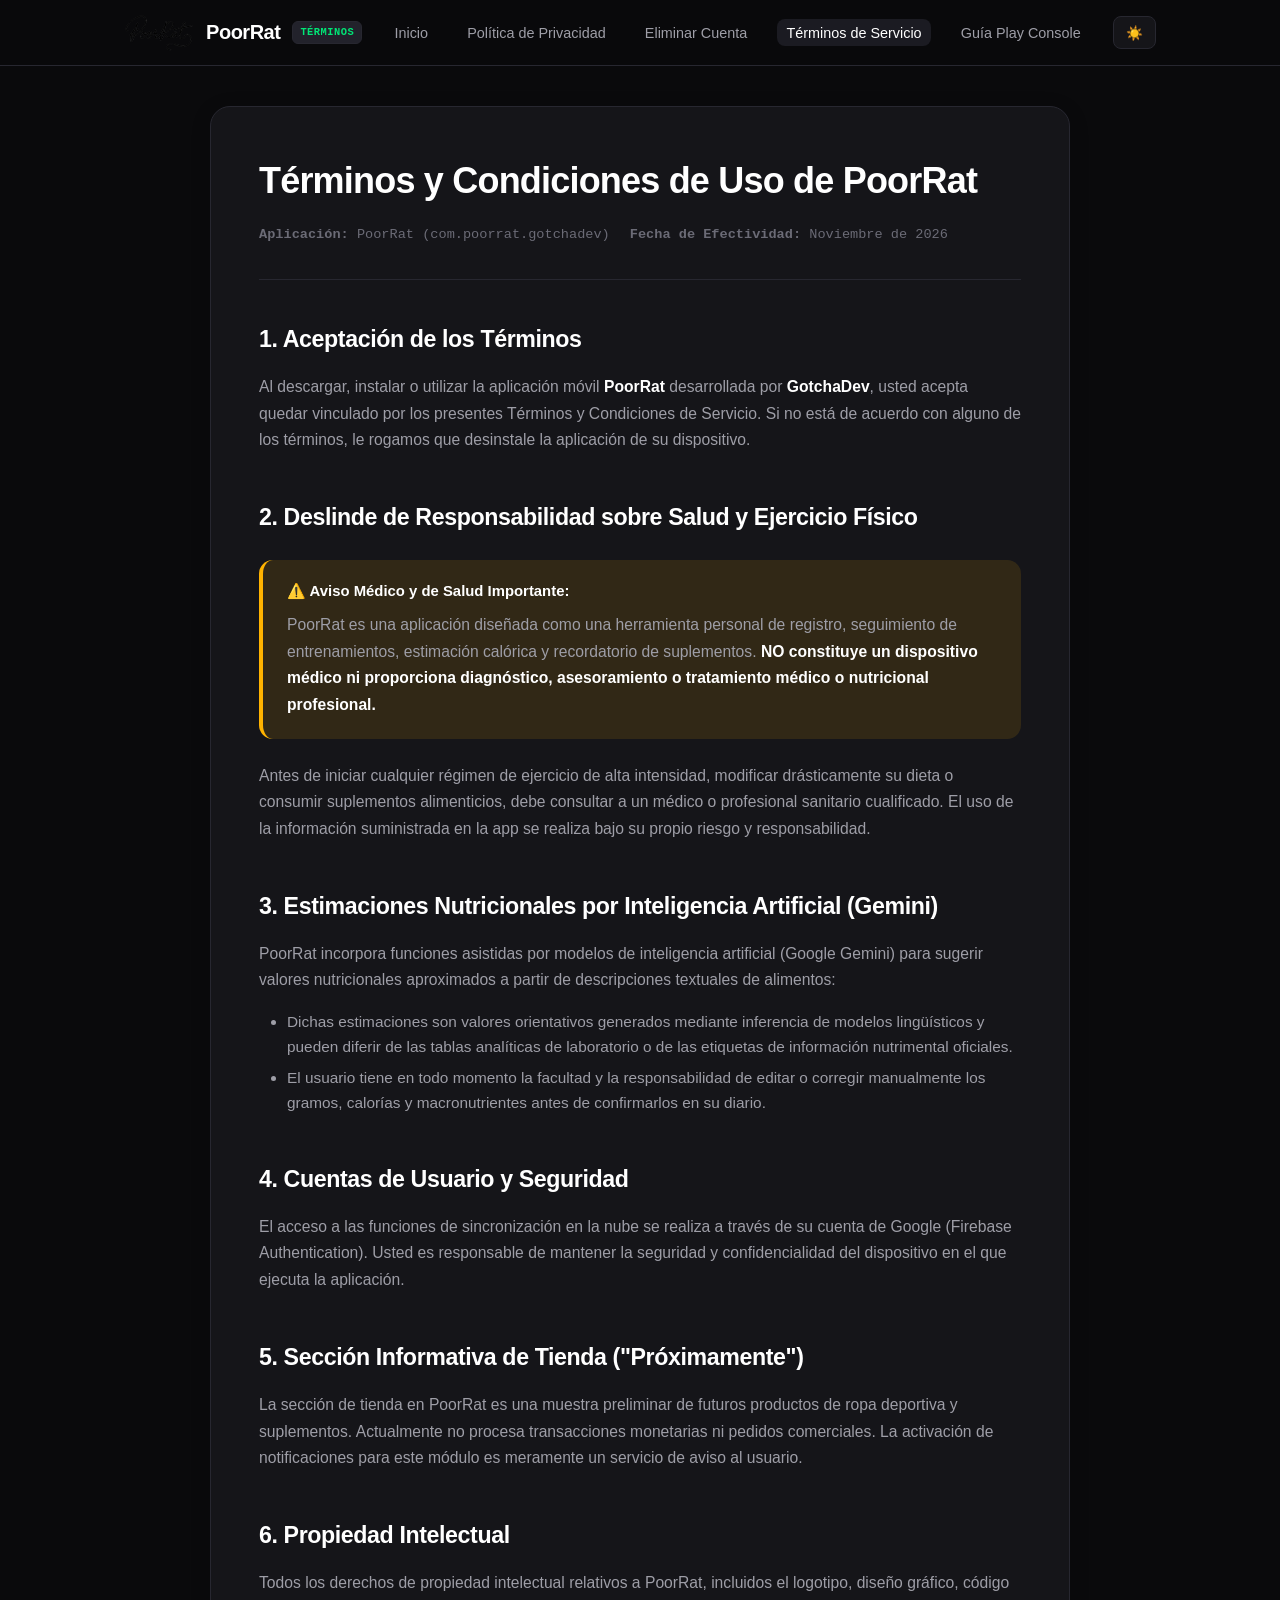
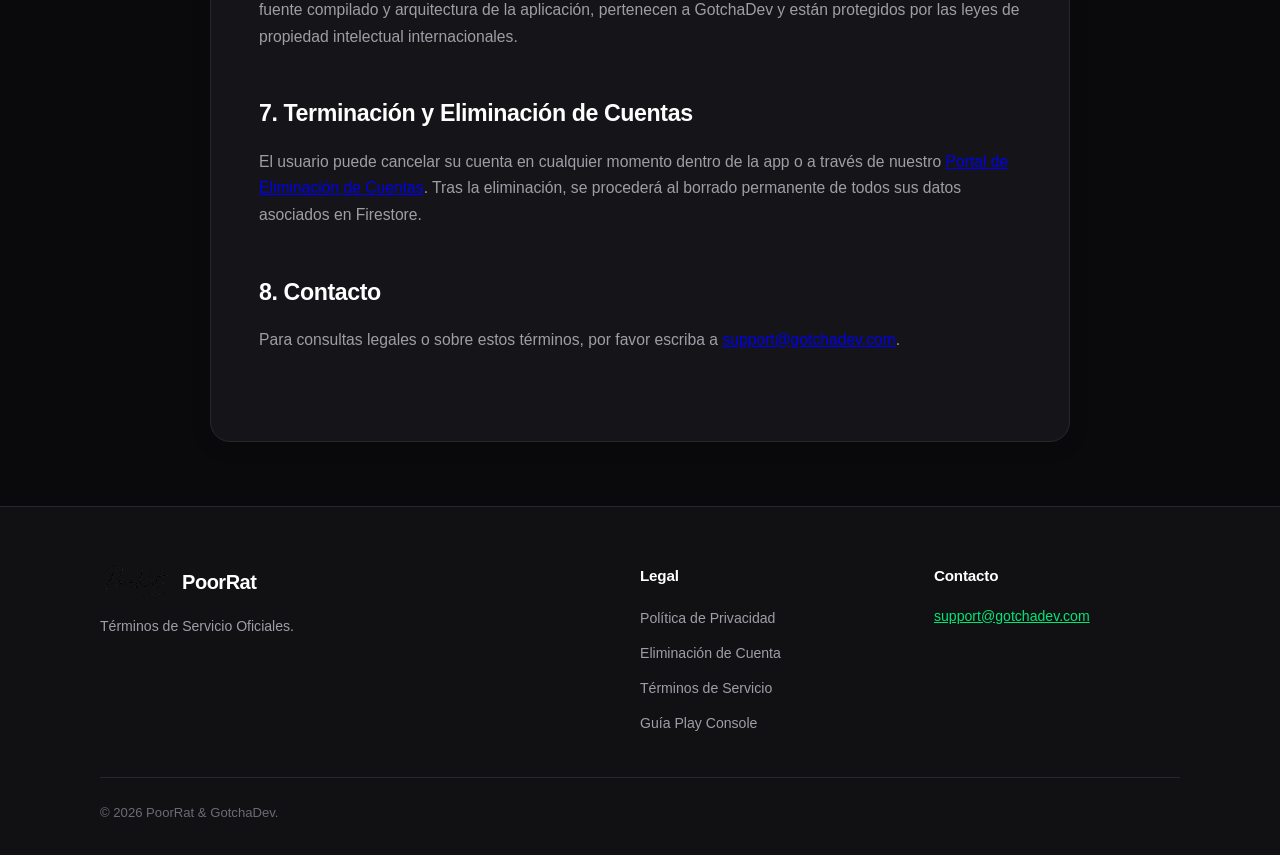
<file: public/terms.html>
<!DOCTYPE html>
<html lang="es" data-theme="dark">
<head>
  <meta charset="UTF-8">
  <meta name="viewport" content="width=device-width, initial-scale=1.0">
  <title>Términos y Condiciones de Servicio | PoorRat</title>
  <meta name="description" content="Términos y condiciones legales de uso de la aplicación PoorRat para Android. Deslindes de responsabilidad sobre salud y entrenamiento físico.">
  <link rel="icon" type="image/png" href="assets/logo_poorrat.png">
  <link rel="stylesheet" href="styles.css">
</head>
<body>

  <!-- Header -->
  <header class="site-header">
    <div class="nav-container">
      <a href="index.html" class="brand">
        <img src="assets/logo_poorrat.png" alt="PoorRat Logo" class="logo">
        <span>PoorRat</span>
        <span class="brand-badge">Términos</span>
      </a>

      <button class="mobile-menu-btn" aria-label="Abrir menú" aria-expanded="false">☰</button>

      <ul class="nav-links">
        <li><a href="index.html">Inicio</a></li>
        <li><a href="privacy.html">Política de Privacidad</a></li>
        <li><a href="delete-account.html">Eliminar Cuenta</a></li>
        <li><a href="terms.html" class="active">Términos de Servicio</a></li>
        <li><a href="data-safety-guide.html">Guía Play Console</a></li>
      </ul>

      <div class="nav-actions">
        <button id="theme-toggle-btn" class="icon-btn" aria-label="Alternar tema">
          <span class="theme-icon">☀️</span>
        </button>
      </div>
    </div>
  </header>

  <!-- Main Content -->
  <main class="main-content">
    <div class="doc-content" style="max-width: 860px; margin: 0 auto;">
      <header class="doc-header">
        <h1>Términos y Condiciones de Uso de PoorRat</h1>
        <div class="doc-meta">
          <span><strong>Aplicación:</strong> PoorRat (com.poorrat.gotchadev)</span>
          <span><strong>Fecha de Efectividad:</strong> Noviembre de 2026</span>
        </div>
      </header>

      <section class="doc-section">
        <h2>1. Aceptación de los Términos</h2>
        <p>
          Al descargar, instalar o utilizar la aplicación móvil <strong>PoorRat</strong> desarrollada por <strong>GotchaDev</strong>, usted acepta quedar vinculado por los presentes Términos y Condiciones de Servicio. Si no está de acuerdo con alguno de los términos, le rogamos que desinstale la aplicación de su dispositivo.
        </p>
      </section>

      <section class="doc-section">
        <h2>2. Deslinde de Responsabilidad sobre Salud y Ejercicio Físico</h2>
        <div class="callout warning">
          <strong>⚠️ Aviso Médico y de Salud Importante:</strong>
          <p style="margin: 0.5rem 0 0;">
            PoorRat es una aplicación diseñada como una herramienta personal de registro, seguimiento de entrenamientos, estimación calórica y recordatorio de suplementos. <strong>NO constituye un dispositivo médico ni proporciona diagnóstico, asesoramiento o tratamiento médico o nutricional profesional.</strong>
          </p>
        </div>
        <p>
          Antes de iniciar cualquier régimen de ejercicio de alta intensidad, modificar drásticamente su dieta o consumir suplementos alimenticios, debe consultar a un médico o profesional sanitario cualificado. El uso de la información suministrada en la app se realiza bajo su propio riesgo y responsabilidad.
        </p>
      </section>

      <section class="doc-section">
        <h2>3. Estimaciones Nutricionales por Inteligencia Artificial (Gemini)</h2>
        <p>
          PoorRat incorpora funciones asistidas por modelos de inteligencia artificial (Google Gemini) para sugerir valores nutricionales aproximados a partir de descripciones textuales de alimentos:
        </p>
        <ul>
          <li>Dichas estimaciones son valores orientativos generados mediante inferencia de modelos lingüísticos y pueden diferir de las tablas analíticas de laboratorio o de las etiquetas de información nutrimental oficiales.</li>
          <li>El usuario tiene en todo momento la facultad y la responsabilidad de editar o corregir manualmente los gramos, calorías y macronutrientes antes de confirmarlos en su diario.</li>
        </ul>
      </section>

      <section class="doc-section">
        <h2>4. Cuentas de Usuario y Seguridad</h2>
        <p>
          El acceso a las funciones de sincronización en la nube se realiza a través de su cuenta de Google (Firebase Authentication). Usted es responsable de mantener la seguridad y confidencialidad del dispositivo en el que ejecuta la aplicación.
        </p>
      </section>

      <section class="doc-section">
        <h2>5. Sección Informativa de Tienda ("Próximamente")</h2>
        <p>
          La sección de tienda en PoorRat es una muestra preliminar de futuros productos de ropa deportiva y suplementos. Actualmente no procesa transacciones monetarias ni pedidos comerciales. La activación de notificaciones para este módulo es meramente un servicio de aviso al usuario.
        </p>
      </section>

      <section class="doc-section">
        <h2>6. Propiedad Intelectual</h2>
        <p>
          Todos los derechos de propiedad intelectual relativos a PoorRat, incluidos el logotipo, diseño gráfico, código fuente compilado y arquitectura de la aplicación, pertenecen a GotchaDev y están protegidos por las leyes de propiedad intelectual internacionales.
        </p>
      </section>

      <section class="doc-section">
        <h2>7. Terminación y Eliminación de Cuentas</h2>
        <p>
          El usuario puede cancelar su cuenta en cualquier momento dentro de la app o a través de nuestro <a href="delete-account.html">Portal de Eliminación de Cuentas</a>. Tras la eliminación, se procederá al borrado permanente de todos sus datos asociados en Firestore.
        </p>
      </section>

      <section class="doc-section">
        <h2>8. Contacto</h2>
        <p>
          Para consultas legales o sobre estos términos, por favor escriba a <a href="mailto:support@gotchadev.com">support@gotchadev.com</a>.
        </p>
      </section>
    </div>
  </main>

  <!-- Footer -->
  <footer class="site-footer">
    <div class="footer-content">
      <div class="footer-col">
        <div class="brand" style="margin-bottom: 0.85rem;">
          <img src="assets/logo_poorrat.png" alt="PoorRat Logo" class="logo">
          <span>PoorRat</span>
        </div>
        <p>Términos de Servicio Oficiales.</p>
      </div>

      <div class="footer-col">
        <h4>Legal</h4>
        <ul class="footer-links">
          <li><a href="privacy.html">Política de Privacidad</a></li>
          <li><a href="delete-account.html">Eliminación de Cuenta</a></li>
          <li><a href="terms.html">Términos de Servicio</a></li>
          <li><a href="data-safety-guide.html">Guía Play Console</a></li>
        </ul>
      </div>

      <div class="footer-col">
        <h4>Contacto</h4>
        <p><a href="mailto:support@gotchadev.com" style="color: var(--accent-color);">support@gotchadev.com</a></p>
      </div>
    </div>

    <div class="footer-bottom">
      <span>&copy; 2026 PoorRat & GotchaDev.</span>
    </div>
  </footer>

  <script src="script.js"></script>
</body>
</html>
</file>
<file: public/styles.css>
:root {
  --bg-primary: #0a0a0c;
  --bg-secondary: #111114;
  --bg-card: #151519;
  --bg-card-elevated: #1b1b22;
  --bg-badge: #22222b;
  --border-color: #272730;
  --border-hover: #3a3a46;
  --accent-color: #00E676;
  --accent-glow: rgba(0, 230, 118, 0.15);
  --accent-blue: #2979FF;
  --text-primary: #FFFFFF;
  --text-secondary: #9E9EA7;
  --text-muted: #6B6B76;
  --danger-color: #FF5252;
  --danger-bg: rgba(255, 82, 82, 0.12);
  --warning-color: #FFB300;
  --warning-bg: rgba(255, 179, 0, 0.12);
  --success-color: #00E676;
  --success-bg: rgba(0, 230, 118, 0.12);
  --font-sans: -apple-system, BlinkMacSystemFont, "Segoe UI", Roboto, "Helvetica Neue", Arial, sans-serif;
  --font-mono: ui-monospace, SFMono-Regular, "SF Mono", Menlo, Consolas, monospace;
  --radius-sm: 8px;
  --radius-md: 14px;
  --radius-lg: 20px;
  --transition: all 0.25s cubic-bezier(0.16, 1, 0.3, 1);
  --max-width: 1080px;
}

[data-theme="light"] {
  --bg-primary: #f8f9fa;
  --bg-secondary: #ffffff;
  --bg-card: #ffffff;
  --bg-card-elevated: #f1f3f5;
  --bg-badge: #e9ecef;
  --border-color: #dee2e6;
  --border-hover: #ced4da;
  --accent-color: #00A854;
  --accent-glow: rgba(0, 168, 84, 0.12);
  --text-primary: #121316;
  --text-secondary: #495057;
  --text-muted: #868e96;
  --danger-color: #d32f2f;
  --danger-bg: rgba(211, 47, 47, 0.08);
}

* {
  box-sizing: border-box;
  margin: 0;
  padding: 0;
}

html {
  scroll-behavior: smooth;
  font-size: 16px;
}

body {
  background-color: var(--bg-primary);
  color: var(--text-primary);
  font-family: var(--font-sans);
  line-height: 1.65;
  -webkit-font-smoothing: antialiased;
  min-height: 100vh;
  display: flex;
  flex-direction: column;
}

/* Header & Nav */
header.site-header {
  position: sticky;
  top: 0;
  z-index: 100;
  background: rgba(10, 10, 12, 0.85);
  backdrop-filter: blur(12px);
  -webkit-backdrop-filter: blur(12px);
  border-bottom: 1px solid var(--border-color);
}

[data-theme="light"] header.site-header {
  background: rgba(248, 249, 250, 0.88);
}

.nav-container {
  max-width: var(--max-width);
  margin: 0 auto;
  padding: 0.85rem 1.5rem;
  display: flex;
  align-items: center;
  justify-content: space-between;
}

.brand {
  display: flex;
  align-items: center;
  gap: 0.75rem;
  text-decoration: none;
  color: var(--text-primary);
  font-weight: 800;
  font-size: 1.25rem;
  letter-spacing: -0.5px;
}

.brand img.logo {
  height: 38px;
  width: auto;
  object-fit: contain;
  border-radius: 8px;
}

.brand-badge {
  font-size: 0.65rem;
  font-family: var(--font-mono);
  font-weight: 700;
  text-transform: uppercase;
  background: var(--bg-badge);
  color: var(--accent-color);
  border: 1px solid var(--border-color);
  padding: 2px 7px;
  border-radius: 6px;
  letter-spacing: 0.5px;
}

.nav-links {
  display: flex;
  align-items: center;
  gap: 1.25rem;
  list-style: none;
}

.nav-links a {
  text-decoration: none;
  color: var(--text-secondary);
  font-size: 0.9rem;
  font-weight: 500;
  transition: var(--transition);
  padding: 0.35rem 0.6rem;
  border-radius: var(--radius-sm);
}

.nav-links a:hover,
.nav-links a.active {
  color: var(--text-primary);
  background: var(--bg-card-elevated);
}

.nav-actions {
  display: flex;
  align-items: center;
  gap: 0.6rem;
}

.icon-btn {
  background: var(--bg-card);
  border: 1px solid var(--border-color);
  color: var(--text-primary);
  padding: 0.45rem 0.75rem;
  border-radius: var(--radius-sm);
  cursor: pointer;
  font-size: 0.85rem;
  font-weight: 600;
  display: inline-flex;
  align-items: center;
  gap: 0.4rem;
  transition: var(--transition);
}

.icon-btn:hover {
  background: var(--bg-card-elevated);
  border-color: var(--border-hover);
}

/* Mobile Nav Toggle */
.mobile-menu-btn {
  display: none;
  background: transparent;
  border: none;
  color: var(--text-primary);
  font-size: 1.5rem;
  cursor: pointer;
}

/* Main Container */
main.main-content {
  max-width: var(--max-width);
  margin: 0 auto;
  padding: 2.5rem 1.5rem 4rem;
  flex: 1;
  width: 100%;
}

/* Hero Section */
.hero {
  text-align: center;
  padding: 3rem 1rem 2.5rem;
  max-width: 820px;
  margin: 0 auto;
}

.hero-pill {
  display: inline-flex;
  align-items: center;
  gap: 0.5rem;
  background: var(--bg-card-elevated);
  border: 1px solid var(--border-color);
  padding: 0.35rem 0.9rem;
  border-radius: 999px;
  font-size: 0.8rem;
  font-weight: 600;
  color: var(--accent-color);
  margin-bottom: 1.25rem;
}

.hero-pill span.dot {
  width: 8px;
  height: 8px;
  background: var(--accent-color);
  border-radius: 50%;
  box-shadow: 0 0 10px var(--accent-color);
}

.hero h1 {
  font-size: 2.85rem;
  font-weight: 900;
  letter-spacing: -1.5px;
  line-height: 1.15;
  margin-bottom: 1.25rem;
}

.hero h1 .gradient-text {
  background: linear-gradient(135deg, #FFFFFF 40%, var(--accent-color) 100%);
  -webkit-background-clip: text;
  -webkit-text-fill-color: transparent;
}

[data-theme="light"] .hero h1 .gradient-text {
  background: linear-gradient(135deg, #111114 40%, #008744 100%);
  -webkit-background-clip: text;
  -webkit-text-fill-color: transparent;
}

.hero p.lead {
  font-size: 1.15rem;
  color: var(--text-secondary);
  line-height: 1.6;
  margin-bottom: 2rem;
}

.hero-badges {
  display: flex;
  flex-wrap: wrap;
  justify-content: center;
  gap: 0.65rem;
  margin-top: 1rem;
}

.badge {
  font-family: var(--font-mono);
  font-size: 0.78rem;
  font-weight: 600;
  background: var(--bg-badge);
  border: 1px solid var(--border-color);
  color: var(--text-secondary);
  padding: 0.35rem 0.75rem;
  border-radius: 999px;
  display: inline-flex;
  align-items: center;
  gap: 0.4rem;
}

.badge.success {
  color: var(--success-color);
  border-color: rgba(0, 230, 118, 0.3);
}

/* Feature Cards Grid */
.cards-grid {
  display: grid;
  grid-template-columns: repeat(auto-fit, minmax(310px, 1fr));
  gap: 1.5rem;
  margin: 2.5rem 0;
}

.feature-card {
  background: var(--bg-card);
  border: 1px solid var(--border-color);
  border-radius: var(--radius-md);
  padding: 1.75rem;
  transition: var(--transition);
  display: flex;
  flex-direction: column;
  position: relative;
  overflow: hidden;
}

.feature-card:hover {
  transform: translateY(-3px);
  border-color: var(--border-hover);
  box-shadow: 0 12px 28px rgba(0, 0, 0, 0.25);
}

.card-icon {
  width: 48px;
  height: 48px;
  border-radius: 12px;
  background: var(--bg-card-elevated);
  border: 1px solid var(--border-color);
  display: flex;
  align-items: center;
  justify-content: center;
  font-size: 1.4rem;
  margin-bottom: 1.25rem;
}

.feature-card h3 {
  font-size: 1.25rem;
  font-weight: 700;
  margin-bottom: 0.6rem;
  letter-spacing: -0.3px;
}

.feature-card p {
  color: var(--text-secondary);
  font-size: 0.92rem;
  line-height: 1.55;
  margin-bottom: 1.25rem;
  flex: 1;
}

.card-link {
  font-size: 0.88rem;
  font-weight: 700;
  color: var(--accent-color);
  text-decoration: none;
  display: inline-flex;
  align-items: center;
  gap: 0.35rem;
  transition: var(--transition);
}

.card-link:hover {
  gap: 0.55rem;
}

/* Document & Policy Container */
.doc-wrapper {
  display: grid;
  grid-template-columns: 260px 1fr;
  gap: 2.5rem;
  margin-top: 2rem;
}

/* Sidebar Navigation */
.doc-sidebar {
  position: sticky;
  top: 5rem;
  height: calc(100vh - 6rem);
  overflow-y: auto;
  padding-right: 1rem;
}

.toc-title {
  font-size: 0.75rem;
  font-family: var(--font-mono);
  text-transform: uppercase;
  letter-spacing: 1.2px;
  color: var(--text-muted);
  margin-bottom: 0.85rem;
  font-weight: 700;
}

.toc-list {
  list-style: none;
  display: flex;
  flex-direction: column;
  gap: 0.35rem;
}

.toc-list a {
  text-decoration: none;
  color: var(--text-secondary);
  font-size: 0.85rem;
  padding: 0.4rem 0.65rem;
  border-radius: var(--radius-sm);
  display: block;
  transition: var(--transition);
  line-height: 1.4;
  border-left: 2px solid transparent;
}

.toc-list a:hover,
.toc-list a.active {
  color: var(--text-primary);
  background: var(--bg-card);
  border-left-color: var(--accent-color);
}

/* Document Article */
.doc-content {
  background: var(--bg-card);
  border: 1px solid var(--border-color);
  border-radius: var(--radius-lg);
  padding: 2.75rem 3rem;
  box-shadow: 0 4px 20px rgba(0, 0, 0, 0.15);
}

.doc-header {
  border-bottom: 1px solid var(--border-color);
  padding-bottom: 2rem;
  margin-bottom: 2.5rem;
}

.doc-header h1 {
  font-size: 2.25rem;
  font-weight: 800;
  letter-spacing: -0.8px;
  margin-bottom: 0.85rem;
}

.doc-meta {
  display: flex;
  flex-wrap: wrap;
  gap: 1.25rem;
  font-size: 0.85rem;
  color: var(--text-muted);
  font-family: var(--font-mono);
}

.doc-section {
  margin-bottom: 2.75rem;
  scroll-margin-top: 6rem;
}

.doc-section h2 {
  font-size: 1.45rem;
  font-weight: 800;
  letter-spacing: -0.4px;
  margin-bottom: 1rem;
  color: var(--text-primary);
  display: flex;
  align-items: center;
  gap: 0.5rem;
}

.doc-section h3 {
  font-size: 1.15rem;
  font-weight: 700;
  margin: 1.5rem 0 0.65rem;
  color: var(--text-primary);
}

.doc-section p {
  color: var(--text-secondary);
  margin-bottom: 1rem;
  font-size: 0.98rem;
  line-height: 1.7;
}

.doc-section ul,
.doc-section ol {
  color: var(--text-secondary);
  margin: 0.75rem 0 1.25rem 1.75rem;
  font-size: 0.96rem;
}

.doc-section li {
  margin-bottom: 0.45rem;
  line-height: 1.6;
}

.doc-section strong {
  color: var(--text-primary);
}

/* Data Table */
.data-table-wrapper {
  overflow-x: auto;
  margin: 1.5rem 0;
  border-radius: var(--radius-sm);
  border: 1px solid var(--border-color);
}

table.data-table {
  width: 100%;
  border-collapse: collapse;
  text-align: left;
  font-size: 0.88rem;
}

table.data-table th {
  background: var(--bg-card-elevated);
  padding: 0.85rem 1rem;
  font-weight: 700;
  color: var(--text-primary);
  border-bottom: 1px solid var(--border-color);
  font-family: var(--font-mono);
  font-size: 0.8rem;
  text-transform: uppercase;
  letter-spacing: 0.5px;
}

table.data-table td {
  padding: 0.85rem 1rem;
  border-bottom: 1px solid var(--border-color);
  color: var(--text-secondary);
}

table.data-table tr:last-child td {
  border-bottom: none;
}

table.data-table tr:hover td {
  background: rgba(255, 255, 255, 0.02);
}

/* Callouts / Alerts */
.callout {
  padding: 1.25rem 1.5rem;
  border-radius: var(--radius-md);
  margin: 1.5rem 0;
  border-left: 4px solid;
  font-size: 0.93rem;
  line-height: 1.6;
}

.callout.info {
  background: rgba(41, 121, 255, 0.08);
  border-color: var(--accent-blue);
  color: #90caf9;
}

.callout.info strong {
  color: #ffffff;
}

.callout.success {
  background: var(--success-bg);
  border-color: var(--success-color);
  color: #A7F3D0;
}

.callout.success strong {
  color: #ffffff;
}

.callout.warning {
  background: var(--warning-bg);
  border-color: var(--warning-color);
  color: #FDE68A;
}

.callout.warning strong {
  color: #ffffff;
}

.callout.danger {
  background: var(--danger-bg);
  border-color: var(--danger-color);
  color: #FECACA;
}

.callout.danger strong {
  color: #ffffff;
}

/* Forms & Interactive Controls */
.interactive-card {
  background: var(--bg-secondary);
  border: 1px solid var(--border-color);
  border-radius: var(--radius-md);
  padding: 2rem;
  margin: 1.75rem 0;
}

.form-group {
  margin-bottom: 1.25rem;
}

.form-group label {
  display: block;
  font-size: 0.85rem;
  font-weight: 700;
  margin-bottom: 0.4rem;
  color: var(--text-primary);
}

.form-control {
  width: 100%;
  padding: 0.75rem 1rem;
  background: var(--bg-card);
  border: 1px solid var(--border-color);
  border-radius: var(--radius-sm);
  color: var(--text-primary);
  font-size: 0.95rem;
  font-family: var(--font-sans);
  transition: var(--transition);
}

.form-control:focus {
  outline: none;
  border-color: var(--accent-color);
  box-shadow: 0 0 0 3px var(--accent-glow);
}

textarea.form-control {
  min-height: 110px;
  resize: vertical;
}

.btn-primary {
  background: var(--accent-color);
  color: #000000;
  border: none;
  padding: 0.8rem 1.6rem;
  font-weight: 700;
  font-size: 0.95rem;
  border-radius: var(--radius-sm);
  cursor: pointer;
  transition: var(--transition);
  display: inline-flex;
  align-items: center;
  justify-content: center;
  gap: 0.5rem;
}

.btn-primary:hover {
  filter: brightness(1.1);
  transform: translateY(-1px);
  box-shadow: 0 6px 16px var(--accent-glow);
}

.btn-danger {
  background: var(--danger-color);
  color: #ffffff;
  border: none;
  padding: 0.8rem 1.6rem;
  font-weight: 700;
  font-size: 0.95rem;
  border-radius: var(--radius-sm);
  cursor: pointer;
  transition: var(--transition);
}

.btn-danger:hover {
  filter: brightness(1.15);
  box-shadow: 0 6px 16px rgba(255, 82, 82, 0.3);
}

/* Steps list */
.steps-timeline {
  display: flex;
  flex-direction: column;
  gap: 1.25rem;
  margin: 1.5rem 0;
}

.step-item {
  display: flex;
  gap: 1.25rem;
  align-items: flex-start;
}

.step-num {
  width: 34px;
  height: 34px;
  border-radius: 50%;
  background: var(--bg-card-elevated);
  border: 1px solid var(--border-color);
  color: var(--accent-color);
  font-weight: 800;
  font-family: var(--font-mono);
  display: flex;
  align-items: center;
  justify-content: center;
  flex-shrink: 0;
}

.step-content h4 {
  font-size: 1.05rem;
  font-weight: 700;
  margin-bottom: 0.25rem;
}

.step-content p {
  color: var(--text-secondary);
  font-size: 0.9rem;
  margin-bottom: 0;
}

/* Footer */
footer.site-footer {
  background: var(--bg-secondary);
  border-top: 1px solid var(--border-color);
  padding: 3.5rem 1.5rem 2rem;
  margin-top: auto;
}

.footer-content {
  max-width: var(--max-width);
  margin: 0 auto;
  display: grid;
  grid-template-columns: 2fr 1fr 1fr;
  gap: 3rem;
  margin-bottom: 2.5rem;
}

.footer-col h4 {
  font-size: 0.95rem;
  font-weight: 700;
  margin-bottom: 1rem;
  letter-spacing: -0.2px;
}

.footer-col p {
  color: var(--text-secondary);
  font-size: 0.88rem;
  line-height: 1.6;
}

.footer-links {
  list-style: none;
  display: flex;
  flex-direction: column;
  gap: 0.55rem;
}

.footer-links a {
  text-decoration: none;
  color: var(--text-secondary);
  font-size: 0.88rem;
  transition: var(--transition);
}

.footer-links a:hover {
  color: var(--accent-color);
}

.footer-bottom {
  max-width: var(--max-width);
  margin: 0 auto;
  padding-top: 1.5rem;
  border-top: 1px solid var(--border-color);
  display: flex;
  align-items: center;
  justify-content: space-between;
  font-size: 0.82rem;
  color: var(--text-muted);
}

/* Responsive adjustments */
@media (max-width: 860px) {
  .doc-wrapper {
    grid-template-columns: 1fr;
  }

  .doc-sidebar {
    display: none;
  }

  .doc-content {
    padding: 1.75rem 1.25rem;
  }

  .hero h1 {
    font-size: 2.15rem;
  }

  .footer-content {
    grid-template-columns: 1fr;
    gap: 2rem;
  }

  .nav-links {
    display: none;
  }

  .mobile-menu-btn {
    display: block;
  }

  .nav-links.open {
    display: flex;
    flex-direction: column;
    position: absolute;
    top: 100%;
    left: 0;
    right: 0;
    background: var(--bg-secondary);
    border-bottom: 1px solid var(--border-color);
    padding: 1.25rem;
    box-shadow: 0 10px 25px rgba(0, 0, 0, 0.4);
  }
}

/* Print styles for offline legal records */
@media print {
  header.site-header,
  footer.site-footer,
  .doc-sidebar,
  .nav-actions,
  .hero-badges,
  .interactive-card {
    display: none !important;
  }

  body {
    background: #ffffff !important;
    color: #000000 !important;
  }

  .doc-content {
    border: none !important;
    box-shadow: none !important;
    padding: 0 !important;
  }

  a {
    color: #000000 !important;
    text-decoration: underline !important;
  }
}
</file>
